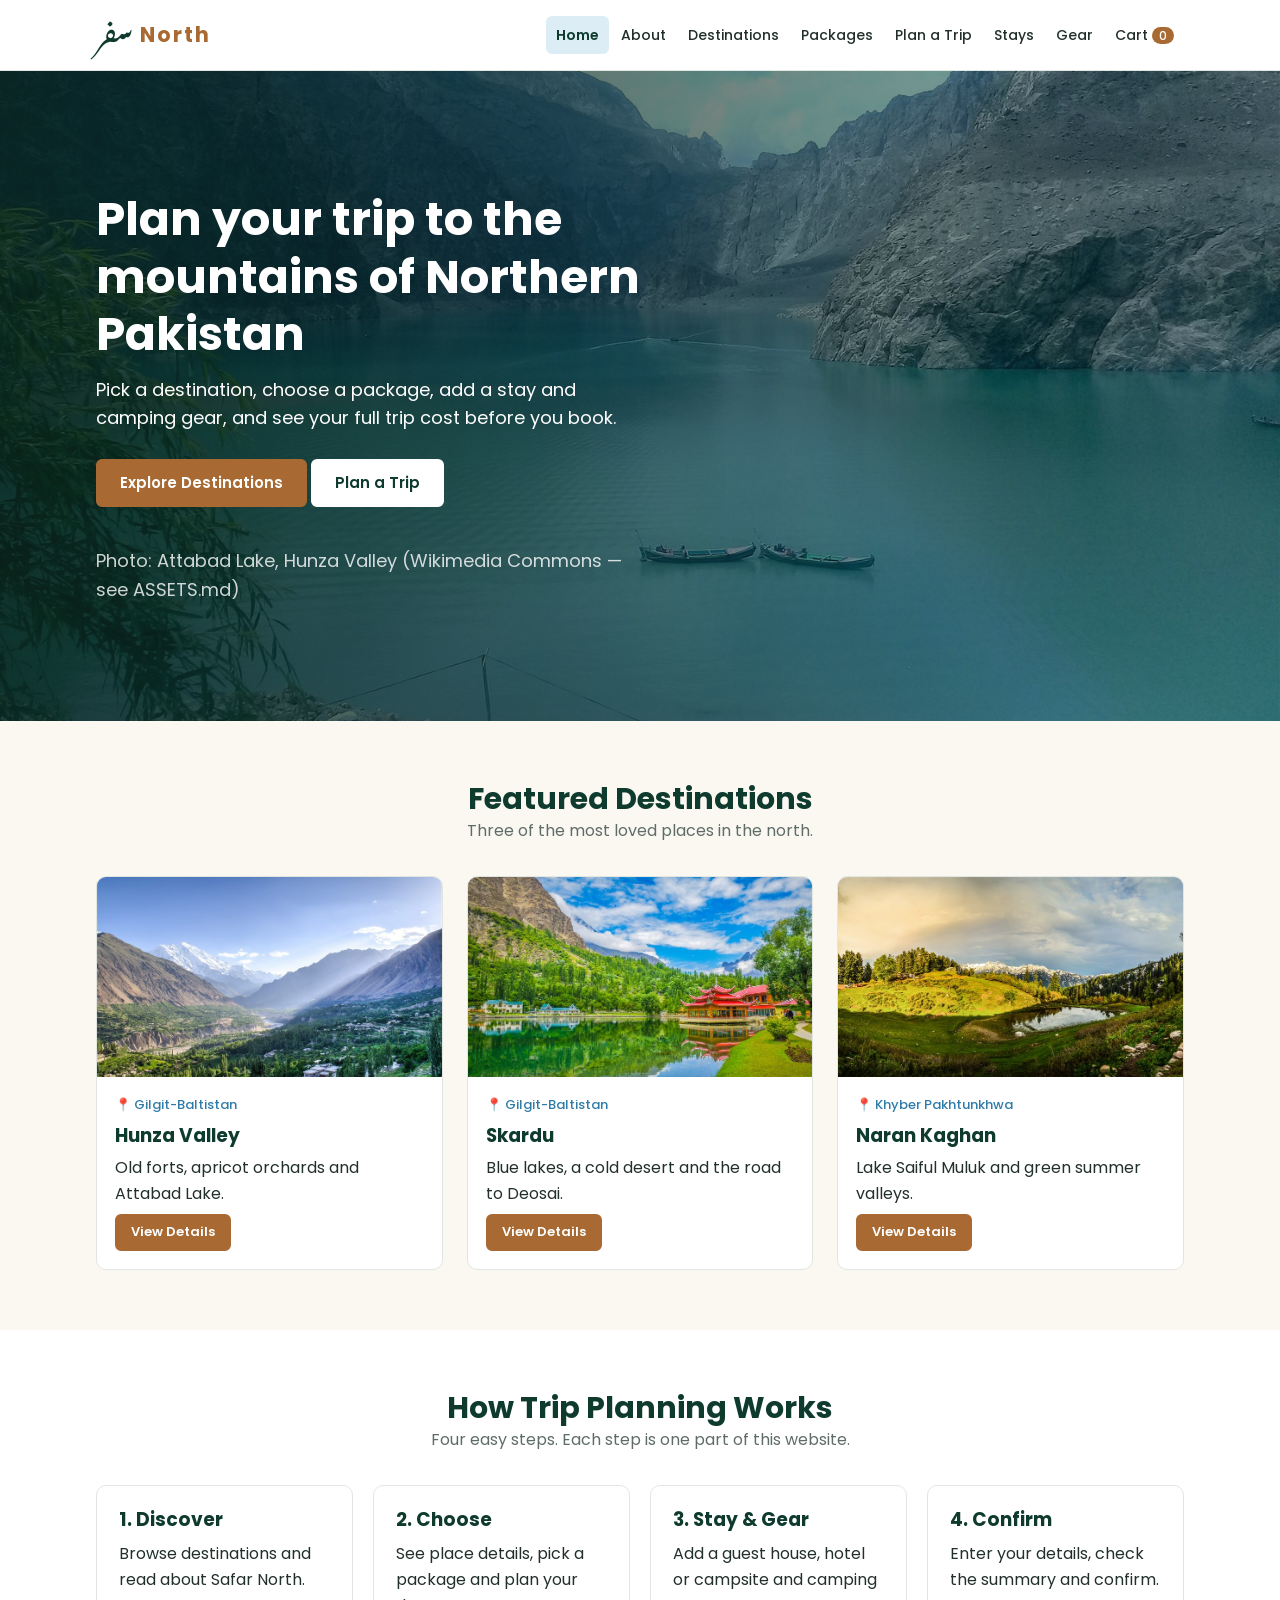
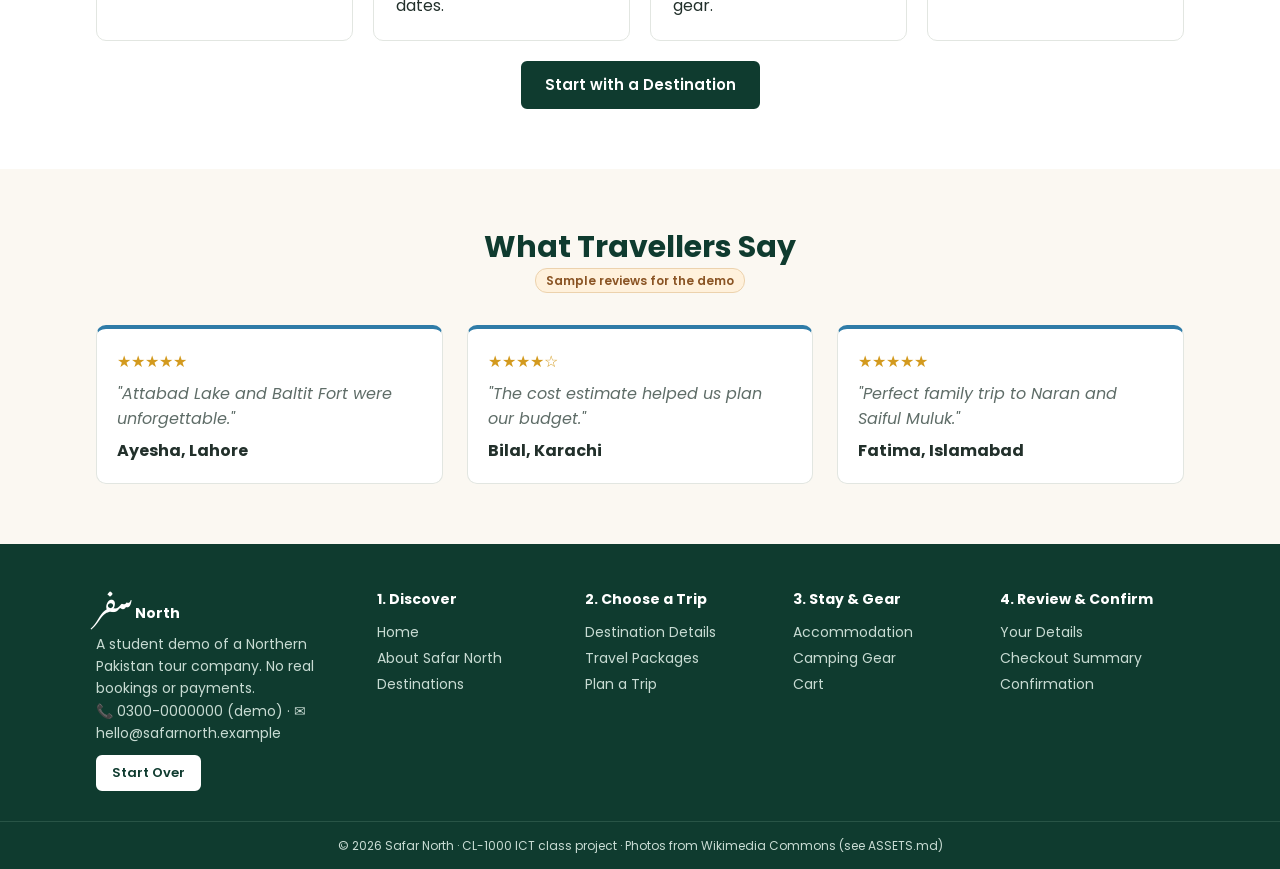
<file: index.html>
<!DOCTYPE html>
<!-- ===================================================
     Page 1 of 12: Home
     Owner: Student 1 - Discover Safar North
     =================================================== -->
<html lang="en">
<head>
  <meta charset="UTF-8">
  <meta name="viewport" content="width=device-width, initial-scale=1.0">
  <title>Home | Safar North</title>
  <!-- Fonts: Poppins for English, Noto Nastaliq Urdu for the logo -->
  <link rel="stylesheet" href="https://fonts.googleapis.com/css2?family=Noto+Nastaliq+Urdu:wght@700&family=Poppins:wght@400;500;600;700&display=swap">
  <link rel="stylesheet" href="css/style.css">
</head>
<body>

  <!-- ===== SHARED HEADER (same on all 12 pages) ===== -->
  <header class="header">
    <div class="container header-inner">
      <a href="index.html" class="logo" aria-label="Safar North home">
        <span class="logo-urdu" lang="ur" dir="rtl">سفر</span>
        <span class="logo-en">North</span>
      </a>
      <button type="button" class="menu-btn" onclick="toggleMenu()" aria-label="Open menu">☰</button>
      <nav class="nav" id="nav-links" aria-label="Main navigation">
        <a href="index.html" class="active" aria-current="page">Home</a>
        <a href="about.html">About</a>
        <a href="destinations.html">Destinations</a>
        <a href="packages.html">Packages</a>
        <a href="booking.html">Plan a Trip</a>
        <a href="accommodation.html">Stays</a>
        <a href="camping-shop.html">Gear</a>
        <a href="cart.html">Cart <span id="cart-count">0</span></a>
      </nav>
    </div>
  </header>

  <main>
    <!-- HERO: big photo of Attabad Lake, Hunza -->
    <section class="hero" style="background-image: url('images/Attabad.jpg')">
      <div class="container">
        <h1>Plan your trip to the mountains of Northern Pakistan</h1>
        <p>Pick a destination, choose a package, add a stay and camping gear, and see your full trip cost before you book.</p>
        <a href="destinations.html" class="btn">Explore Destinations</a>
        <a href="booking.html" class="btn btn-light">Plan a Trip</a>
        <p class="photo-credit">Photo: Attabad Lake, Hunza Valley (Wikimedia Commons — see ASSETS.md)</p>
      </div>
    </section>

    <!-- FEATURED DESTINATIONS -->
    <section class="section">
      <div class="container">
        <div class="section-title">
          <h2>Featured Destinations</h2>
          <p>Three of the most loved places in the north.</p>
        </div>
        <div class="grid-3">
          <article class="card">
            <img src="images/Hunza_Valley.jpg" alt="Hunza Valley seen from Eagle's Nest viewpoint" onerror="this.onerror=null; this.src='images/placeholder.svg';">
            <div class="card-body">
              <span class="location"><span aria-hidden="true">📍</span> Gilgit-Baltistan</span>
              <h3>Hunza Valley</h3>
              <p>Old forts, apricot orchards and Attabad Lake.</p>
              <a href="destination-details.html?place=hunza" class="btn btn-small">View Details</a>
            </div>
          </article>
          <article class="card">
            <img src="images/Skardu.jpg" alt="Lower Kachura (Shangrila) Lake near Skardu" onerror="this.onerror=null; this.src='images/placeholder.svg';">
            <div class="card-body">
              <span class="location"><span aria-hidden="true">📍</span> Gilgit-Baltistan</span>
              <h3>Skardu</h3>
              <p>Blue lakes, a cold desert and the road to Deosai.</p>
              <a href="destination-details.html?place=skardu" class="btn btn-small">View Details</a>
            </div>
          </article>
          <article class="card">
            <img src="images/Naran_Kaghan.jpg" alt="Saiful Muluk Lake near Naran, Kaghan Valley" onerror="this.onerror=null; this.src='images/placeholder.svg';">
            <div class="card-body">
              <span class="location"><span aria-hidden="true">📍</span> Khyber Pakhtunkhwa</span>
              <h3>Naran Kaghan</h3>
              <p>Lake Saiful Muluk and green summer valleys.</p>
              <a href="destination-details.html?place=naran" class="btn btn-small">View Details</a>
            </div>
          </article>
        </div>
      </div>
    </section>

    <!-- HOW OUR TRIP PLANNING WORKS -->
    <section class="section bg-white">
      <div class="container">
        <div class="section-title">
          <h2>How Trip Planning Works</h2>
          <p>Four easy steps. Each step is one part of this website.</p>
        </div>
        <div class="grid-4">
          <div class="box"><h3>1. Discover</h3><p>Browse destinations and read about Safar North.</p></div>
          <div class="box"><h3>2. Choose</h3><p>See place details, pick a package and plan your dates.</p></div>
          <div class="box"><h3>3. Stay &amp; Gear</h3><p>Add a guest house, hotel or campsite and camping gear.</p></div>
          <div class="box"><h3>4. Confirm</h3><p>Enter your details, check the summary and confirm.</p></div>
        </div>
        <div class="center"><a href="destinations.html" class="btn btn-green">Start with a Destination</a></div>
      </div>
    </section>

    <!-- SAMPLE REVIEWS -->
    <section class="section">
      <div class="container">
        <div class="section-title">
          <h2>What Travellers Say</h2>
          <p><span class="demo-badge">Sample reviews for the demo</span></p>
        </div>
        <div class="grid-3">
          <div class="review"><div class="stars" aria-label="5 out of 5 stars">★★★★★</div><p>"Attabad Lake and Baltit Fort were unforgettable."</p><b>Ayesha, Lahore</b></div>
          <div class="review"><div class="stars" aria-label="4 out of 5 stars">★★★★☆</div><p>"The cost estimate helped us plan our budget."</p><b>Bilal, Karachi</b></div>
          <div class="review"><div class="stars" aria-label="5 out of 5 stars">★★★★★</div><p>"Perfect family trip to Naran and Saiful Muluk."</p><b>Fatima, Islamabad</b></div>
        </div>
      </div>
    </section>
  </main>

  <!-- ===== SHARED FOOTER (same on all 12 pages) ===== -->
  <footer class="footer">
    <div class="container footer-grid">
      <div>
        <h4><span class="logo-urdu" lang="ur" dir="rtl">سفر</span> North</h4>
        <p>A student demo of a Northern Pakistan tour company. No real bookings or payments.</p>
        <p><span aria-hidden="true">📞</span> 0300-0000000 (demo) · <span aria-hidden="true">✉</span> hello@safarnorth.example</p>
        <button type="button" class="btn btn-small btn-light" onclick="startOver()">Start Over</button>
      </div>
      <div>
        <h4>1. Discover</h4>
        <a href="index.html">Home</a>
        <a href="about.html">About Safar North</a>
        <a href="destinations.html">Destinations</a>
      </div>
      <div>
        <h4>2. Choose a Trip</h4>
        <a href="destination-details.html?place=hunza">Destination Details</a>
        <a href="packages.html">Travel Packages</a>
        <a href="booking.html">Plan a Trip</a>
      </div>
      <div>
        <h4>3. Stay &amp; Gear</h4>
        <a href="accommodation.html">Accommodation</a>
        <a href="camping-shop.html">Camping Gear</a>
        <a href="cart.html">Cart</a>
      </div>
      <div>
        <h4>4. Review &amp; Confirm</h4>
        <a href="customer-info.html">Your Details</a>
        <a href="checkout.html">Checkout Summary</a>
        <a href="confirmation.html">Confirmation</a>
      </div>
    </div>
    <p class="copyright">© 2026 Safar North · CL-1000 ICT class project · Photos from Wikimedia Commons (see ASSETS.md)</p>
  </footer>

  <script src="js/script.js"></script>

</body>
</html>
</file>
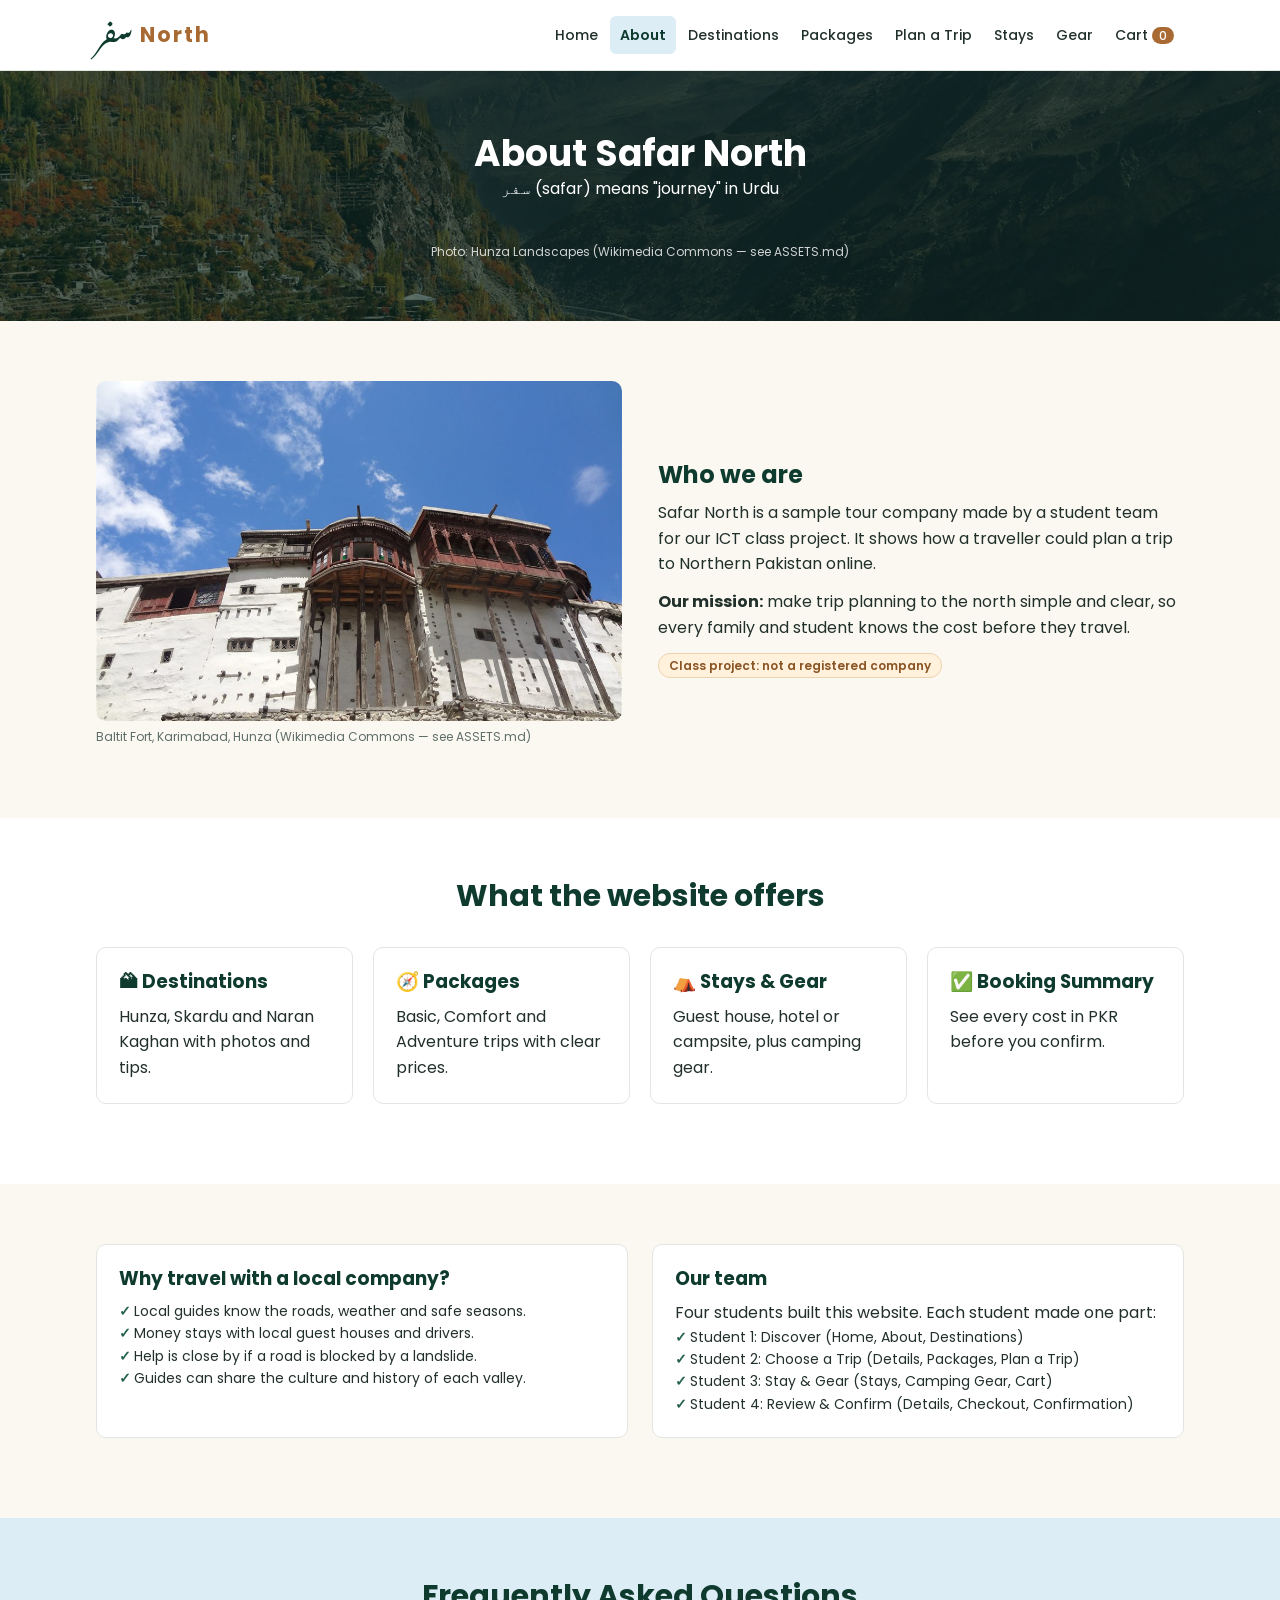
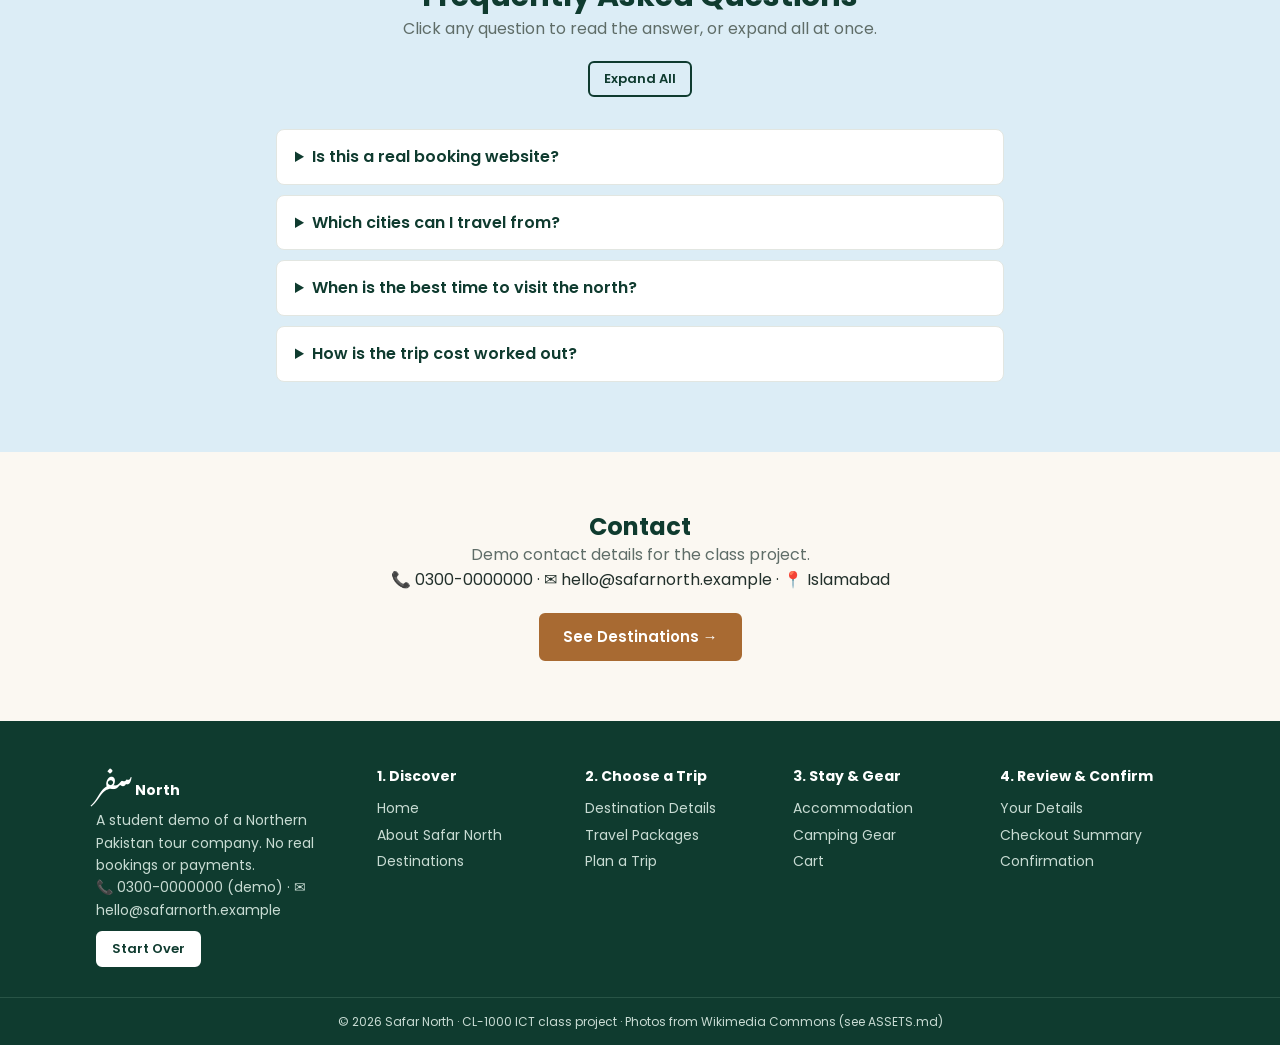
<file: about.html>
<!DOCTYPE html>
<!-- ===================================================
     Page 2 of 12: About Safar North
     Owner: Student 1 - Discover Safar North
     =================================================== -->
<html lang="en">
<head>
  <meta charset="UTF-8">
  <meta name="viewport" content="width=device-width, initial-scale=1.0">
  <title>About Safar North | Safar North</title>
  <!-- Fonts: Poppins for English, Noto Nastaliq Urdu for the logo -->
  <link rel="stylesheet" href="https://fonts.googleapis.com/css2?family=Noto+Nastaliq+Urdu:wght@700&family=Poppins:wght@400;500;600;700&display=swap">
  <link rel="stylesheet" href="css/style.css">
</head>
<body>

  <!-- ===== SHARED HEADER (same on all 12 pages) ===== -->
  <header class="header">
    <div class="container header-inner">
      <a href="index.html" class="logo" aria-label="Safar North home">
        <span class="logo-urdu" lang="ur" dir="rtl">سفر</span>
        <span class="logo-en">North</span>
      </a>
      <button type="button" class="menu-btn" onclick="toggleMenu()" aria-label="Open menu">☰</button>
      <nav class="nav" id="nav-links" aria-label="Main navigation">
        <a href="index.html">Home</a>
        <a href="about.html" class="active" aria-current="page">About</a>
        <a href="destinations.html">Destinations</a>
        <a href="packages.html">Packages</a>
        <a href="booking.html">Plan a Trip</a>
        <a href="accommodation.html">Stays</a>
        <a href="camping-shop.html">Gear</a>
        <a href="cart.html">Cart <span id="cart-count">0</span></a>
      </nav>
    </div>
  </header>

  <main>
    <section class="banner" style="background-image: url('images/Hunza_Landscapes.jpg')">
      <h1>About Safar North</h1>
      <p><span lang="ur" dir="rtl">سفر</span> (safar) means "journey" in Urdu</p>
      <p class="photo-credit">Photo: Hunza Landscapes (Wikimedia Commons — see ASSETS.md)</p>
    </section>

    <!-- INTRODUCTION -->
    <section class="section">
      <div class="container split">
        <div>
          <img src="images/Baltit_fort.jpg" alt="Baltit Fort in Karimabad, Hunza Valley" onerror="this.onerror=null; this.src='images/placeholder.svg';">
          <p class="caption">Baltit Fort, Karimabad, Hunza (Wikimedia Commons — see ASSETS.md)</p>
        </div>
        <div>
          <h2>Who we are</h2>
          <p>Safar North is a sample tour company made by a student team for our ICT class project. It shows how a traveller could plan a trip to Northern Pakistan online.</p>
          <p><b>Our mission:</b> make trip planning to the north simple and clear, so every family and student knows the cost before they travel.</p>
          <span class="demo-badge">Class project: not a registered company</span>
        </div>
      </div>
    </section>

    <!-- WHAT WE OFFER -->
    <section class="section bg-white">
      <div class="container">
        <div class="section-title"><h2>What the website offers</h2></div>
        <div class="grid-4">
          <div class="box"><h3><span aria-hidden="true">🏔</span> Destinations</h3><p>Hunza, Skardu and Naran Kaghan with photos and tips.</p></div>
          <div class="box"><h3><span aria-hidden="true">🧭</span> Packages</h3><p>Basic, Comfort and Adventure trips with clear prices.</p></div>
          <div class="box"><h3><span aria-hidden="true">⛺</span> Stays &amp; Gear</h3><p>Guest house, hotel or campsite, plus camping gear.</p></div>
          <div class="box"><h3><span aria-hidden="true">✅</span> Booking Summary</h3><p>See every cost in PKR before you confirm.</p></div>
        </div>
      </div>
    </section>

    <!-- WHY A LOCAL COMPANY -->
    <section class="section">
      <div class="container grid-2">
        <div class="box">
          <h3>Why travel with a local company?</h3>
          <ul class="ticks">
            <li>Local guides know the roads, weather and safe seasons.</li>
            <li>Money stays with local guest houses and drivers.</li>
            <li>Help is close by if a road is blocked by a landslide.</li>
            <li>Guides can share the culture and history of each valley.</li>
          </ul>
        </div>
        <div class="box">
          <h3>Our team</h3>
          <p>Four students built this website. Each student made one part:</p>
          <ul class="ticks">
            <li>Student 1: Discover (Home, About, Destinations)</li>
            <li>Student 2: Choose a Trip (Details, Packages, Plan a Trip)</li>
            <li>Student 3: Stay &amp; Gear (Stays, Camping Gear, Cart)</li>
            <li>Student 4: Review &amp; Confirm (Details, Checkout, Confirmation)</li>
          </ul>
        </div>
      </div>
    </section>

    <!-- INTERACTIVE FAQ -->
    <section class="section bg-sky">
      <div class="container narrow" id="faq-list">
        <div class="section-title">
          <h2>Frequently Asked Questions</h2>
          <p>Click any question to read the answer, or expand all at once.</p>
          <div class="actions" style="justify-content:center">
            <button type="button" class="btn btn-small btn-outline" id="faq-toggle-all" onclick="toggleAllFaqs()">Expand All</button>
          </div>
        </div>
        <details>
          <summary>Is this a real booking website?</summary>
          <p>No. It is a class demo. No booking is made and no money is taken.</p>
        </details>
        <details>
          <summary>Which cities can I travel from?</summary>
          <p>Islamabad, Rawalpindi, Peshawar, Lahore, Faisalabad, Multan and Karachi.</p>
        </details>
        <details>
          <summary>When is the best time to visit the north?</summary>
          <p>Mostly May to September. Roads to high places like Deosai and Babusar Top are often closed by snow in winter.</p>
        </details>
        <details>
          <summary>How is the trip cost worked out?</summary>
          <p>(Destination cost + package price + return coach fare) × number of travellers. Stays and gear are added on top.</p>
        </details>
      </div>
    </section>

    <!-- CONTACT (demo details) -->
    <section class="section">
      <div class="container narrow center">
        <h2>Contact</h2>
        <p class="muted">Demo contact details for the class project.</p>
        <p><span aria-hidden="true">📞</span> 0300-0000000 · <span aria-hidden="true">✉</span> hello@safarnorth.example · <span aria-hidden="true">📍</span> Islamabad</p>
        <div class="actions" style="justify-content:center">
          <a href="destinations.html" class="btn">See Destinations →</a>
        </div>
      </div>
    </section>
  </main>

  <!-- ===== SHARED FOOTER (same on all 12 pages) ===== -->
  <footer class="footer">
    <div class="container footer-grid">
      <div>
        <h4><span class="logo-urdu" lang="ur" dir="rtl">سفر</span> North</h4>
        <p>A student demo of a Northern Pakistan tour company. No real bookings or payments.</p>
        <p><span aria-hidden="true">📞</span> 0300-0000000 (demo) · <span aria-hidden="true">✉</span> hello@safarnorth.example</p>
        <button type="button" class="btn btn-small btn-light" onclick="startOver()">Start Over</button>
      </div>
      <div>
        <h4>1. Discover</h4>
        <a href="index.html">Home</a>
        <a href="about.html">About Safar North</a>
        <a href="destinations.html">Destinations</a>
      </div>
      <div>
        <h4>2. Choose a Trip</h4>
        <a href="destination-details.html?place=hunza">Destination Details</a>
        <a href="packages.html">Travel Packages</a>
        <a href="booking.html">Plan a Trip</a>
      </div>
      <div>
        <h4>3. Stay &amp; Gear</h4>
        <a href="accommodation.html">Accommodation</a>
        <a href="camping-shop.html">Camping Gear</a>
        <a href="cart.html">Cart</a>
      </div>
      <div>
        <h4>4. Review &amp; Confirm</h4>
        <a href="customer-info.html">Your Details</a>
        <a href="checkout.html">Checkout Summary</a>
        <a href="confirmation.html">Confirmation</a>
      </div>
    </div>
    <p class="copyright">© 2026 Safar North · CL-1000 ICT class project · Photos from Wikimedia Commons (see ASSETS.md)</p>
  </footer>

  <script src="js/script.js"></script>
  <script>
    // ----- Student 1: interactive FAQs on About page -----
    const faqItems = document.querySelectorAll("#faq-list details");
    const faqToggleBtn = document.getElementById("faq-toggle-all");

    function updateFaqButton() {
      let allOpen = true;
      for (let i = 0; i < faqItems.length; i++) {
        if (!faqItems[i].open) {
          allOpen = false;
          break;
        }
      }
      faqToggleBtn.innerText = allOpen ? "Collapse All" : "Expand All";
      faqToggleBtn.setAttribute("aria-expanded", String(allOpen));
    }

    function toggleAllFaqs() {
      let allOpen = true;
      for (let i = 0; i < faqItems.length; i++) {
        if (!faqItems[i].open) {
          allOpen = false;
          break;
        }
      }
      let nextState = !allOpen;
      for (let i = 0; i < faqItems.length; i++) {
        faqItems[i].open = nextState;
      }
      updateFaqButton();
    }

    for (let i = 0; i < faqItems.length; i++) {
      faqItems[i].addEventListener("toggle", updateFaqButton);
    }
    updateFaqButton();
  </script>

</body>
</html>
</file>
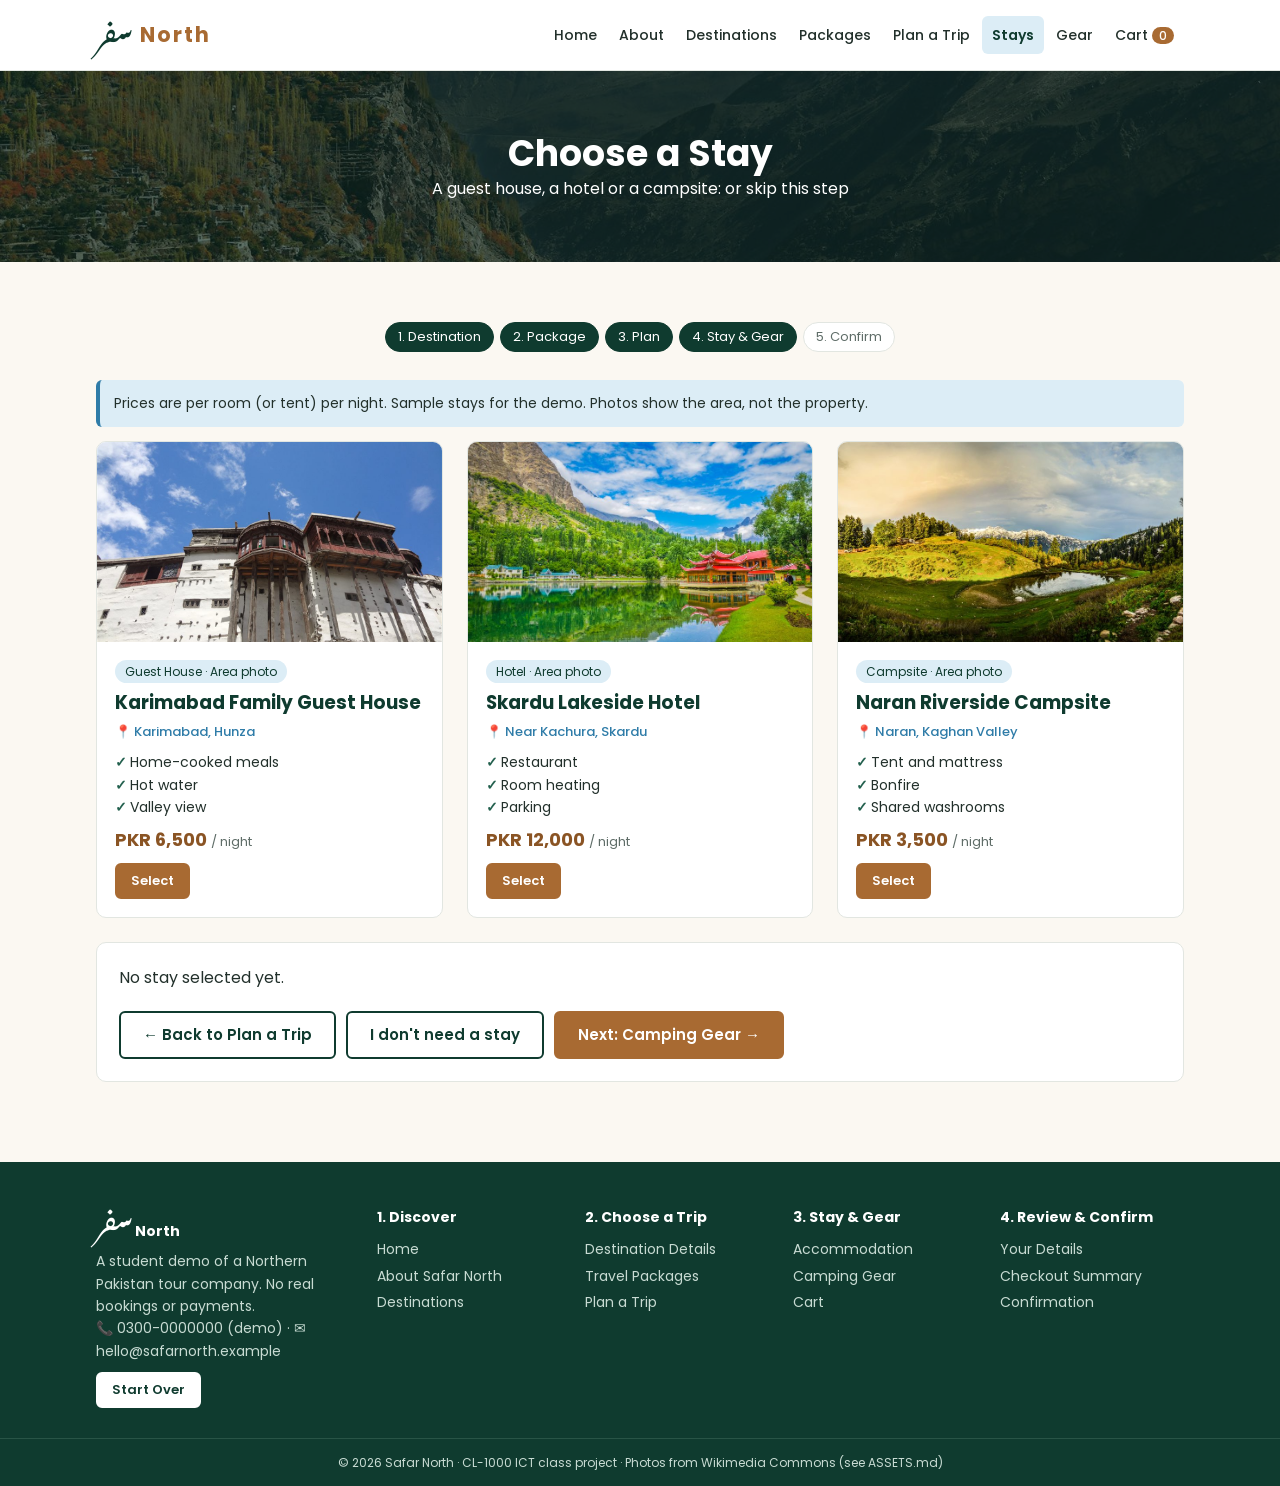
<file: accommodation.html>
<!DOCTYPE html>
<!-- ===================================================
     Page 7 of 12: Accommodation
     Owner: Student 3 - Stay and Gear
     =================================================== -->
<html lang="en">
<head>
  <meta charset="UTF-8">
  <meta name="viewport" content="width=device-width, initial-scale=1.0">
  <title>Accommodation | Safar North</title>
  <!-- Fonts: Poppins for English, Noto Nastaliq Urdu for the logo -->
  <link rel="stylesheet" href="https://fonts.googleapis.com/css2?family=Noto+Nastaliq+Urdu:wght@700&family=Poppins:wght@400;500;600;700&display=swap">
  <link rel="stylesheet" href="css/style.css">
</head>
<body>

  <!-- ===== SHARED HEADER (same on all 12 pages) ===== -->
  <header class="header">
    <div class="container header-inner">
      <a href="index.html" class="logo" aria-label="Safar North home">
        <span class="logo-urdu" lang="ur" dir="rtl">سفر</span>
        <span class="logo-en">North</span>
      </a>
      <button class="menu-btn" onclick="toggleMenu()" aria-label="Open menu">☰</button>
      <nav class="nav" id="nav-links">
        <a href="index.html">Home</a>
        <a href="about.html">About</a>
        <a href="destinations.html">Destinations</a>
        <a href="packages.html">Packages</a>
        <a href="booking.html">Plan a Trip</a>
        <a href="accommodation.html" class="active">Stays</a>
        <a href="camping-shop.html">Gear</a>
        <a href="cart.html">Cart <span id="cart-count">0</span></a>
      </nav>
    </div>
  </header>

  <main>
    <section class="banner" style="background-image: url('images/Hunza_Landscapes.jpg')">
      <h1>Choose a Stay</h1>
      <p>A guest house, a hotel or a campsite: or skip this step</p>
    </section>

    <section class="section">
      <div class="container">
        <div class="steps">
          <span class="done">1. Destination</span><span class="done">2. Package</span><span class="done">3. Plan</span><span class="done">4. Stay &amp; Gear</span><span>5. Confirm</span>
        </div>

        <p class="note" id="stay-info">Prices are per room (or tent) per night. Sample stays for the demo. Photos show the area, not the property.</p>

        <div class="grid-3">
          <article class="card" id="card-guesthouse">
            <img src="images/Baltit_fort.jpg" alt="Baltit Fort in Karimabad, Hunza Valley" onerror="this.onerror=null; this.src='images/placeholder.svg';">
            <div class="card-body">
              <span class="tag">Guest House · Area photo</span>
              <h3>Karimabad Family Guest House</h3>
              <span class="location">📍 Karimabad, Hunza</span>
              <ul class="ticks"><li>Home-cooked meals</li><li>Hot water</li><li>Valley view</li></ul>
              <p class="price">PKR 6,500 <small>/ night</small></p>
              <button class="btn btn-small" onclick="chooseStay('Karimabad Family Guest House', 6500)">Select</button>
            </div>
          </article>

          <article class="card" id="card-hotel">
            <img src="images/Skardu.jpg" alt="Lower Kachura Lake near Skardu" onerror="this.onerror=null; this.src='images/placeholder.svg';">
            <div class="card-body">
              <span class="tag">Hotel · Area photo</span>
              <h3>Skardu Lakeside Hotel</h3>
              <span class="location">📍 Near Kachura, Skardu</span>
              <ul class="ticks"><li>Restaurant</li><li>Room heating</li><li>Parking</li></ul>
              <p class="price">PKR 12,000 <small>/ night</small></p>
              <button class="btn btn-small" onclick="chooseStay('Skardu Lakeside Hotel', 12000)">Select</button>
            </div>
          </article>

          <article class="card" id="card-camp">
            <img src="images/Naran_Kaghan.jpg" alt="Lake Saiful Muluk in the Naran Valley" onerror="this.onerror=null; this.src='images/placeholder.svg';">
            <div class="card-body">
              <span class="tag">Campsite · Area photo</span>
              <h3>Naran Riverside Campsite</h3>
              <span class="location">📍 Naran, Kaghan Valley</span>
              <ul class="ticks"><li>Tent and mattress</li><li>Bonfire</li><li>Shared washrooms</li></ul>
              <p class="price">PKR 3,500 <small>/ night</small></p>
              <button class="btn btn-small" onclick="chooseStay('Naran Riverside Campsite', 3500)">Select</button>
            </div>
          </article>
        </div>

        <div class="box" style="margin-top:24px">
          <p id="stay-result">No stay selected yet.</p>
          <div class="actions">
            <a href="booking.html" class="btn btn-outline">← Back to Plan a Trip</a>
            <button class="btn btn-outline" onclick="noStay()">I don't need a stay</button>
            <a href="camping-shop.html" class="btn">Next: Camping Gear →</a>
          </div>
        </div>
      </div>
    </section>
  </main>

  <!-- ===== SHARED FOOTER (same on all 12 pages) ===== -->
  <footer class="footer">
    <div class="container footer-grid">
      <div>
        <h4><span class="logo-urdu" lang="ur" dir="rtl">سفر</span> North</h4>
        <p>A student demo of a Northern Pakistan tour company. No real bookings or payments.</p>
        <p>📞 0300-0000000 (demo) · ✉ hello@safarnorth.example</p>
        <button class="btn btn-small btn-light" onclick="startOver()">Start Over</button>
      </div>
      <div>
        <h4>1. Discover</h4>
        <a href="index.html">Home</a>
        <a href="about.html">About Safar North</a>
        <a href="destinations.html">Destinations</a>
      </div>
      <div>
        <h4>2. Choose a Trip</h4>
        <a href="destination-details.html?place=hunza">Destination Details</a>
        <a href="packages.html">Travel Packages</a>
        <a href="booking.html">Plan a Trip</a>
      </div>
      <div>
        <h4>3. Stay &amp; Gear</h4>
        <a href="accommodation.html">Accommodation</a>
        <a href="camping-shop.html">Camping Gear</a>
        <a href="cart.html">Cart</a>
      </div>
      <div>
        <h4>4. Review &amp; Confirm</h4>
        <a href="customer-info.html">Your Details</a>
        <a href="checkout.html">Checkout Summary</a>
        <a href="confirmation.html">Confirmation</a>
      </div>
    </div>
    <p class="copyright">© 2026 Safar North · CL-1000 ICT class project · Photos from Wikimedia Commons (see ASSETS.md)</p>
  </footer>

  <script src="js/script.js"></script>
  <script>
    // ----- Student 3: choose a stay -----

    // How many nights? It comes from the package chosen on the booking page.
    function getNights() {
      let trip = getData("trip", {});
      if (trip.nights) {
        return trip.nights;
      }
      return 3;                              // no package yet: use 3 nights
    }

    // Save the chosen stay and its price per night into the trip
    function chooseStay(name, pricePerNight) {
      let trip = getData("trip", {});
      trip.stay = name;
      trip.stayPrice = pricePerNight;
      saveData("trip", trip);
      showStay();
    }

    // Remove the stay from the trip
    function noStay() {
      let trip = getData("trip", {});
      trip.stay = "None";
      trip.stayPrice = 0;
      saveData("trip", trip);
      showStay();
    }

    // Show what is selected and highlight that card
    function showStay() {
      let trip = getData("trip", {});
      let cards = ["card-guesthouse", "card-hotel", "card-camp"];
      for (let i = 0; i < cards.length; i++) {
        document.getElementById(cards[i]).classList.remove("chosen");
      }
      if (trip.stay == undefined) {
        return;
      }
      if (trip.stay == "None") {
        document.getElementById("stay-result").innerHTML = "No stay needed. You can still add camping gear.";
        return;
      }
      if (trip.stay.indexOf("Guest House") != -1) document.getElementById("card-guesthouse").classList.add("chosen");
      if (trip.stay.indexOf("Hotel") != -1) document.getElementById("card-hotel").classList.add("chosen");
      if (trip.stay.indexOf("Campsite") != -1) document.getElementById("card-camp").classList.add("chosen");

      document.getElementById("stay-result").innerHTML =
        "Selected: <b>" + trip.stay + "</b>: " + pkr(trip.stayPrice) + " × " + getNights() + " nights = <b>" + pkr(trip.stayPrice * getNights()) + "</b>";
    }

    showStay();
  </script>
</body>
</html>
</file>
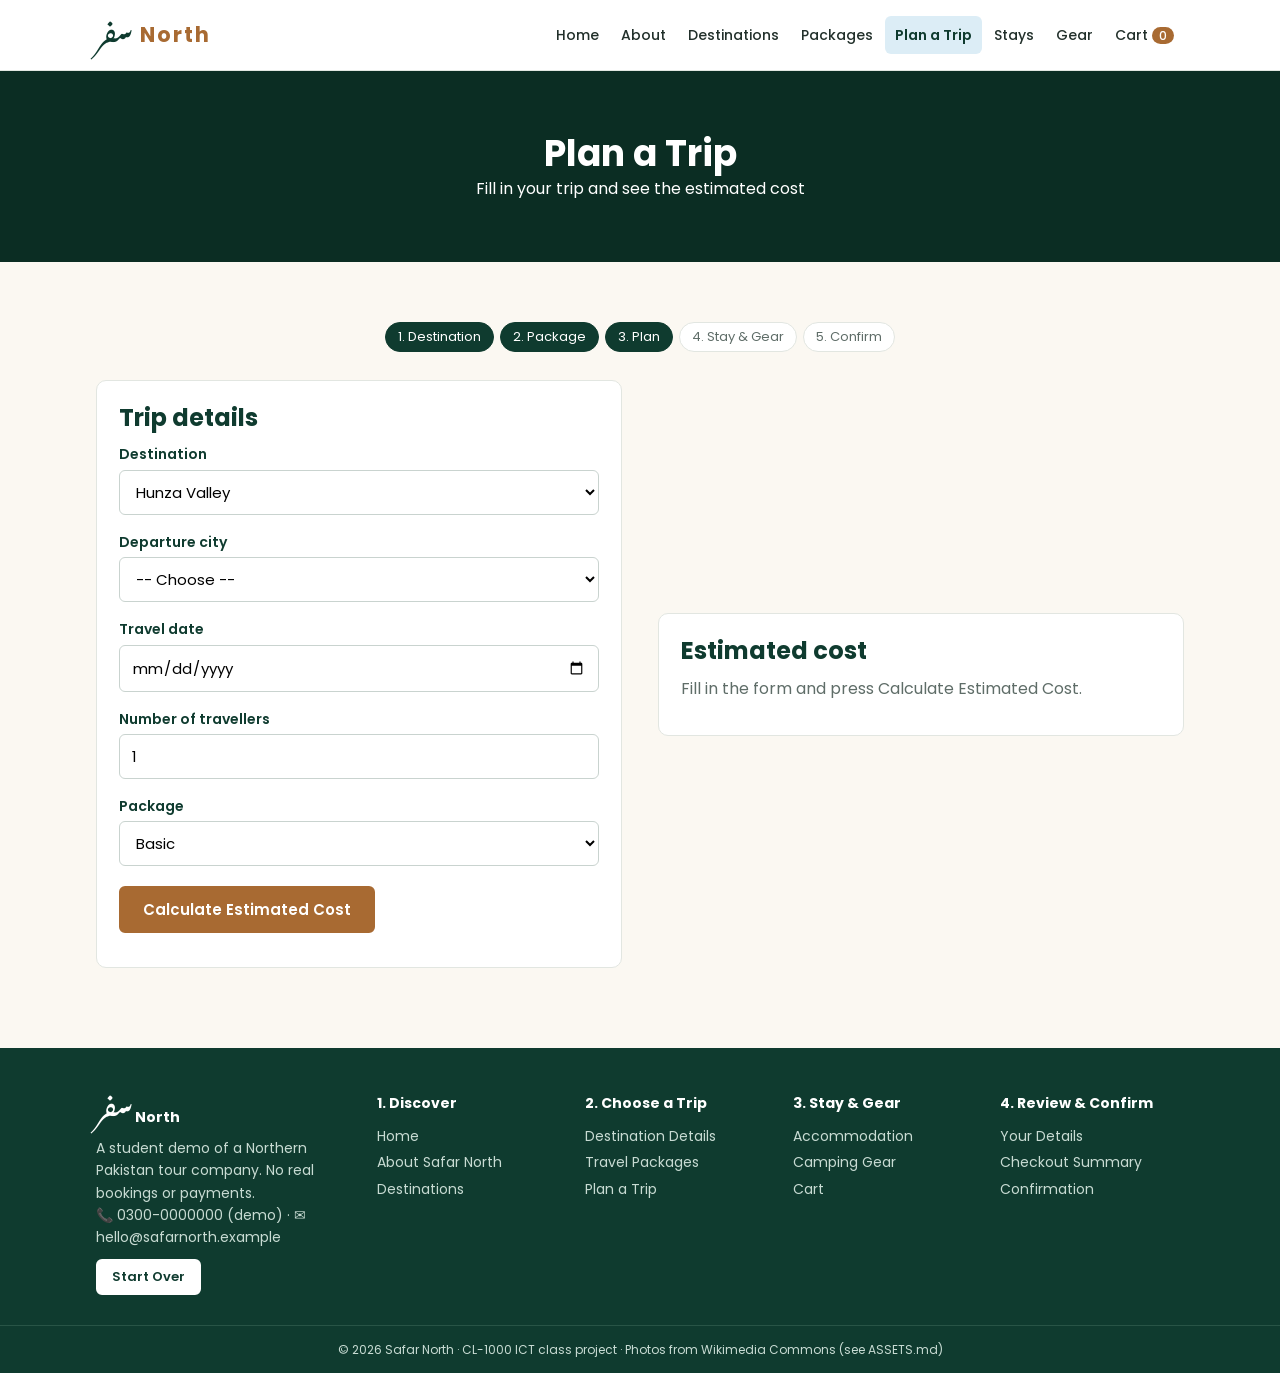
<file: booking.html>
<!DOCTYPE html>
<!-- ===================================================
     Page 6 of 12: Plan a Trip
     Owner: Student 2 - Choose a Trip
     =================================================== -->
<html lang="en">
<head>
  <meta charset="UTF-8">
  <meta name="viewport" content="width=device-width, initial-scale=1.0">
  <title>Plan a Trip | Safar North</title>
  <!-- Fonts: Poppins for English, Noto Nastaliq Urdu for the logo -->
  <link rel="stylesheet" href="https://fonts.googleapis.com/css2?family=Noto+Nastaliq+Urdu:wght@700&family=Poppins:wght@400;500;600;700&display=swap">
  <link rel="stylesheet" href="css/style.css">
</head>
<body>

  <!-- ===== SHARED HEADER (same on all 12 pages) ===== -->
  <header class="header">
    <div class="container header-inner">
      <a href="index.html" class="logo" aria-label="Safar North home">
        <span class="logo-urdu" lang="ur" dir="rtl">سفر</span>
        <span class="logo-en">North</span>
      </a>
      <button class="menu-btn" onclick="toggleMenu()" aria-label="Open menu">☰</button>
      <nav class="nav" id="nav-links">
        <a href="index.html">Home</a>
        <a href="about.html">About</a>
        <a href="destinations.html">Destinations</a>
        <a href="packages.html">Packages</a>
        <a href="booking.html" class="active">Plan a Trip</a>
        <a href="accommodation.html">Stays</a>
        <a href="camping-shop.html">Gear</a>
        <a href="cart.html">Cart <span id="cart-count">0</span></a>
      </nav>
    </div>
  </header>

  <main>
    <section class="banner" style="background-image: url('https://commons.wikimedia.org/wiki/Special:FilePath/Shangrila%2C_Lower_Kachura_Lake.jpg?width=1400')">
      <h1>Plan a Trip</h1>
      <p>Fill in your trip and see the estimated cost</p>
    </section>

    <section class="section">
      <div class="container">
        <div class="steps">
          <span class="done">1. Destination</span><span class="done">2. Package</span><span class="done">3. Plan</span><span>4. Stay &amp; Gear</span><span>5. Confirm</span>
        </div>

        <div class="split">
          <div class="box">
            <h2>Trip details</h2>

            <div class="field">
              <label for="destination">Destination</label>
              <select id="destination">
                <option value="Hunza Valley">Hunza Valley</option>
                <option value="Skardu">Skardu</option>
                <option value="Naran Kaghan">Naran Kaghan</option>
              </select>
            </div>

            <div class="field">
              <label for="city">Departure city</label>
              <select id="city">
                <option value="">-- Choose --</option>
                <option value="Islamabad">Islamabad</option>
                <option value="Rawalpindi">Rawalpindi</option>
                <option value="Peshawar">Peshawar</option>
                <option value="Lahore">Lahore</option>
                <option value="Faisalabad">Faisalabad</option>
                <option value="Multan">Multan</option>
                <option value="Karachi">Karachi</option>
              </select>
            </div>

            <div class="field">
              <label for="date">Travel date</label>
              <input type="date" id="date">
            </div>

            <div class="field">
              <label for="travellers">Number of travellers</label>
              <input type="number" id="travellers" min="1" max="20" value="1">
            </div>

            <div class="field">
              <label for="package">Package</label>
              <select id="package">
                <option value="Basic">Basic</option>
                <option value="Comfort">Comfort</option>
                <option value="Adventure">Adventure</option>
              </select>
            </div>

            <div class="actions">
              <button class="btn" type="button" onclick="calculateTrip()">Calculate Estimated Cost</button>
            </div>
            <p class="error" id="form-error" aria-live="polite"></p>
          </div>

          <div class="box" id="cost-box">
            <h2>Estimated cost</h2>
            <p class="muted" id="cost-placeholder">Fill in the form and press Calculate Estimated Cost.</p>

            <div id="cost-breakdown" style="display:none">
              <div class="line"><span>Local costs in <span id="out-dest"></span></span><span id="out-local"></span></div>
              <div class="line"><span id="out-pkg-label"></span><span id="out-pkg"></span></div>
              <div class="line"><span id="out-city-label"></span><span id="out-city"></span></div>
              <div class="line"><span>Per person</span><span id="out-per-person"></span></div>
              <div class="line"><span>Travellers</span><span id="out-travellers"></span></div>
              <div class="line total"><span>Estimated trip cost</span><span id="out-total"></span></div>

              <div class="actions">
                <a href="accommodation.html" class="btn">Next: Choose a Stay →</a>
                <a href="customer-info.html" class="btn btn-outline">Skip extras, go to Your Details</a>
              </div>
            </div>
          </div>
        </div>
      </div>
    </section>
  </main>

  <!-- ===== SHARED FOOTER (same on all 12 pages) ===== -->
  <footer class="footer">
    <div class="container footer-grid">
      <div>
        <h4><span class="logo-urdu" lang="ur" dir="rtl">سفر</span> North</h4>
        <p>A student demo of a Northern Pakistan tour company. No real bookings or payments.</p>
        <p>📞 0300-0000000 (demo) · ✉ hello@safarnorth.example</p>
        <button class="btn btn-small btn-light" onclick="startOver()">Start Over</button>
      </div>
      <div>
        <h4>1. Discover</h4>
        <a href="index.html">Home</a>
        <a href="about.html">About Safar North</a>
        <a href="destinations.html">Destinations</a>
      </div>
      <div>
        <h4>2. Choose a Trip</h4>
        <a href="destination-details.html?place=hunza">Destination Details</a>
        <a href="packages.html">Travel Packages</a>
        <a href="booking.html">Plan a Trip</a>
      </div>
      <div>
        <h4>3. Stay &amp; Gear</h4>
        <a href="accommodation.html">Accommodation</a>
        <a href="camping-shop.html">Camping Gear</a>
        <a href="cart.html">Cart</a>
      </div>
      <div>
        <h4>4. Review &amp; Confirm</h4>
        <a href="customer-info.html">Your Details</a>
        <a href="checkout.html">Checkout Summary</a>
        <a href="confirmation.html">Confirmation</a>
      </div>
    </div>
    <p class="copyright">© 2026 Safar North · CL-1000 ICT class project · Photos from Wikimedia Commons (see ASSETS.md)</p>
  </footer>

  <script src="js/script.js"></script>
  <script>
    // ----- Student 2: plan a trip and estimate cost -----

    // Set the minimum selectable date to tomorrow (future-date validation at HTML level)
    (function () {
      let tomorrow = new Date();
      tomorrow.setDate(tomorrow.getDate() + 1);
      let yyyy = tomorrow.getFullYear();
      let mm = String(tomorrow.getMonth() + 1).padStart(2, "0");
      let dd = String(tomorrow.getDate()).padStart(2, "0");
      document.getElementById("date").min = yyyy + "-" + mm + "-" + dd;
    })();

    // Pre-fill saved choices from earlier pages (destination-details, packages)
    let savedTrip = getData("trip", {});
    if (savedTrip.destination && destinationPrices[savedTrip.destination]) {
      document.getElementById("destination").value = savedTrip.destination;
    }
    if (savedTrip.city && cityFares[savedTrip.city]) {
      document.getElementById("city").value = savedTrip.city;
    }
    if (savedTrip.date) {
      document.getElementById("date").value = savedTrip.date;
    }
    if (savedTrip.travellers) {
      document.getElementById("travellers").value = savedTrip.travellers;
    }
    if (savedTrip.package && packages[savedTrip.package]) {
      document.getElementById("package").value = savedTrip.package;
    }

    // Hide the cost breakdown whenever the user changes any field (fix stale total)
    function hideCostBreakdown() {
      document.getElementById("cost-breakdown").style.display = "none";
      document.getElementById("cost-placeholder").style.display = "";
      document.getElementById("form-error").textContent = "";
    }
    document.getElementById("destination").addEventListener("change", hideCostBreakdown);
    document.getElementById("city").addEventListener("change", hideCostBreakdown);
    document.getElementById("date").addEventListener("change", hideCostBreakdown);
    document.getElementById("travellers").addEventListener("input", hideCostBreakdown);
    document.getElementById("package").addEventListener("change", hideCostBreakdown);

    function calculateTrip() {
      let dest = document.getElementById("destination").value;
      let city = document.getElementById("city").value;
      let date = document.getElementById("date").value;
      let travellers = parseInt(document.getElementById("travellers").value, 10);
      let pkg = document.getElementById("package").value;
      let errorEl = document.getElementById("form-error");

      errorEl.textContent = "";

      if (!dest || !destinationPrices[dest]) {
        errorEl.textContent = "Please choose a destination.";
        return;
      }
      if (!city || !cityFares[city]) {
        errorEl.textContent = "Please choose a departure city.";
        return;
      }
      if (!date) {
        errorEl.textContent = "Please choose a travel date.";
        return;
      }
      // Future-date validation: reject any date that is today or in the past
      let selectedDate = new Date(date + "T00:00:00");
      let today = new Date();
      today.setHours(0, 0, 0, 0);
      if (selectedDate <= today) {
        errorEl.textContent = "Travel date must be a future date (at least tomorrow).";
        return;
      }
      if (isNaN(travellers) || travellers < 1 || travellers > 20) {
        errorEl.textContent = "Number of travellers must be between 1 and 20.";
        return;
      }
      if (!pkg || !packages[pkg]) {
        errorEl.textContent = "Please choose a package.";
        return;
      }

      let localCost = destinationPrices[dest];
      let pkgInfo = packages[pkg];
      let cityCost = cityFares[city];
      let perPerson = localCost + pkgInfo.price + cityCost;
      let total = perPerson * travellers;

      document.getElementById("out-dest").textContent = dest;
      document.getElementById("out-local").textContent = pkr(localCost);
      document.getElementById("out-pkg-label").textContent = pkg + " package (" + pkgInfo.nights + " nights)";
      document.getElementById("out-pkg").textContent = pkr(pkgInfo.price);
      document.getElementById("out-city-label").textContent = "Return coach from " + city;
      document.getElementById("out-city").textContent = pkr(cityCost);
      document.getElementById("out-per-person").textContent = pkr(perPerson);
      document.getElementById("out-travellers").textContent = travellers;
      document.getElementById("out-total").textContent = pkr(total);

      document.getElementById("cost-placeholder").style.display = "none";
      document.getElementById("cost-breakdown").style.display = "block";

      let trip = getData("trip", {});
      trip.destination = dest;
      trip.city = city;
      trip.date = date;
      trip.travellers = travellers;
      trip.package = pkg;
      trip.nights = pkgInfo.nights;
      trip.localCost = localCost;
      trip.packagePrice = pkgInfo.price;
      trip.cityFare = cityCost;
      trip.perPerson = perPerson;
      trip.tripTotal = total;
      trip.total = total;
      trip.tripCost = total; // checkout.html reads this value
      saveData("trip", trip);
    }

    if (savedTrip.destination && savedTrip.city && savedTrip.date && savedTrip.travellers && savedTrip.package) {
      // Only auto-calculate if the saved date is still in the future
      let savedDate = new Date(savedTrip.date + "T00:00:00");
      let today = new Date();
      today.setHours(0, 0, 0, 0);
      if (savedDate > today) {
        calculateTrip();
      }
    }
  </script>

</body>
</html>
</file>
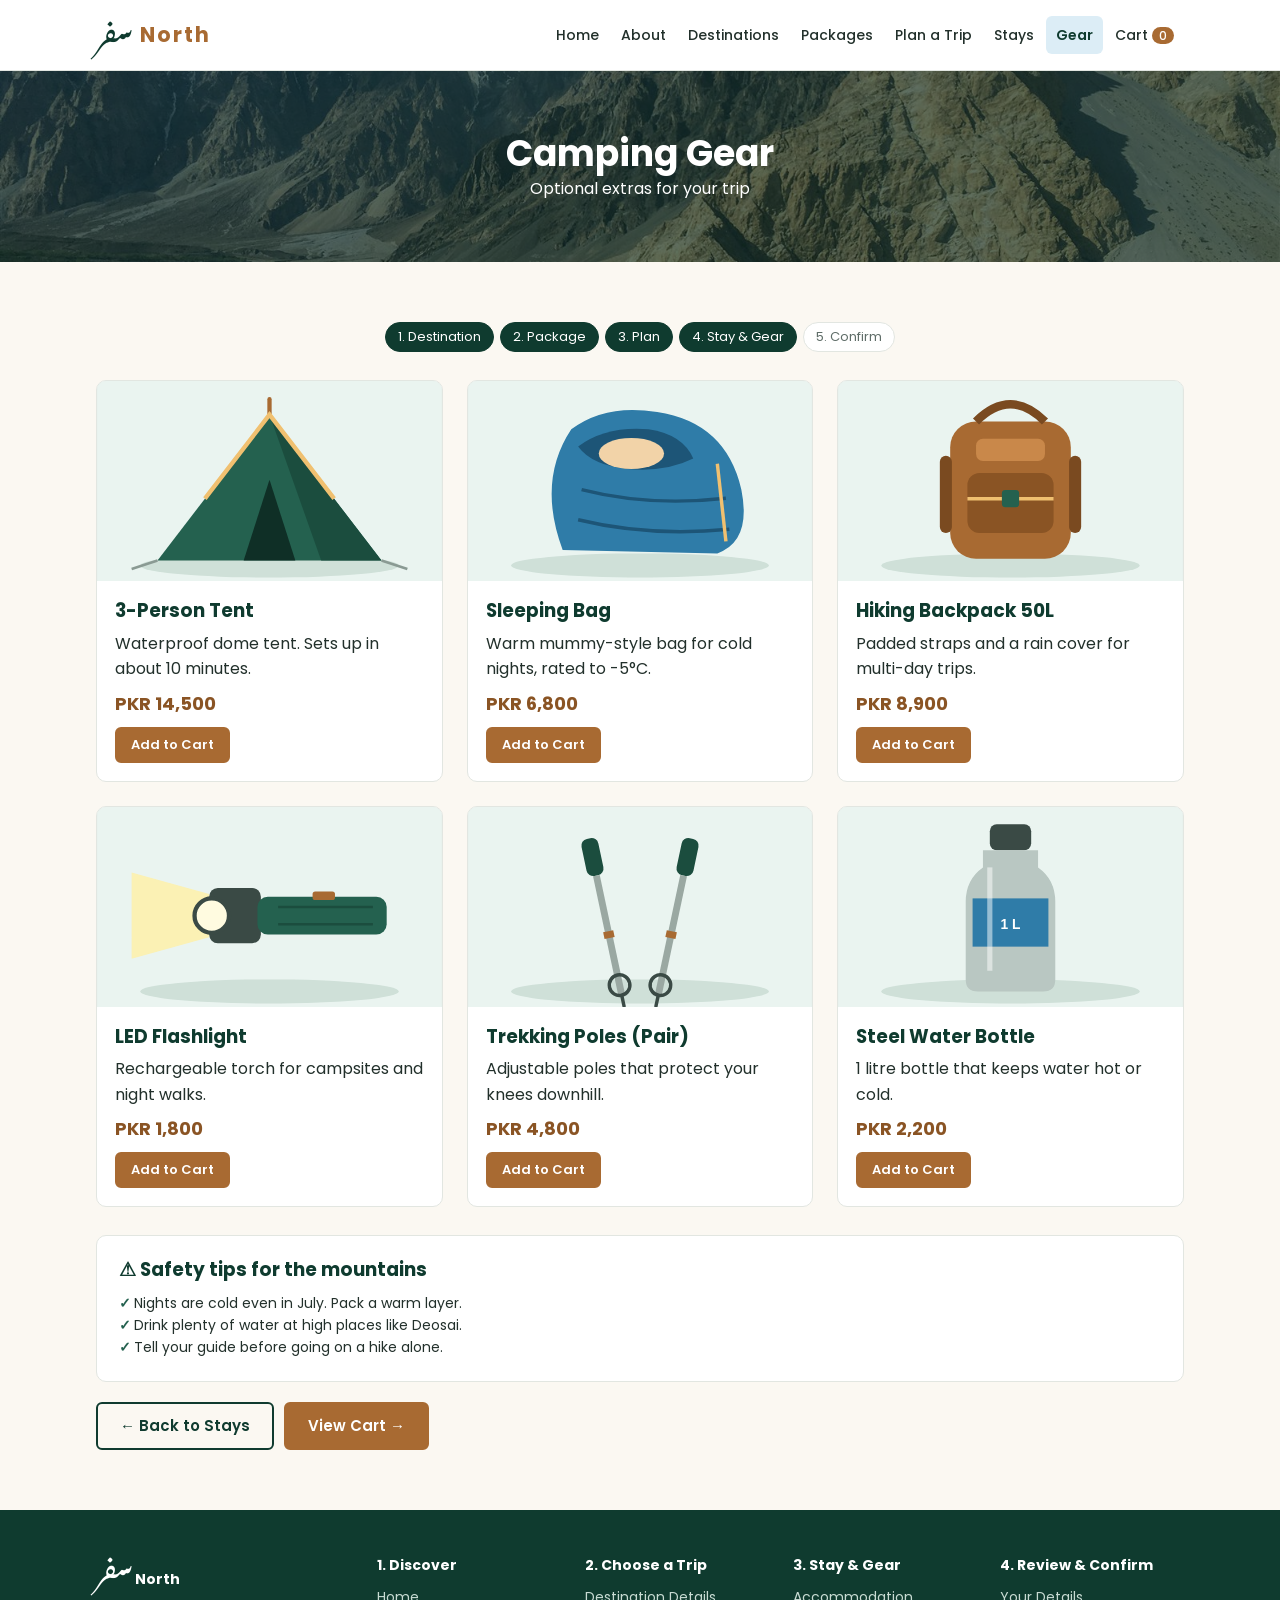
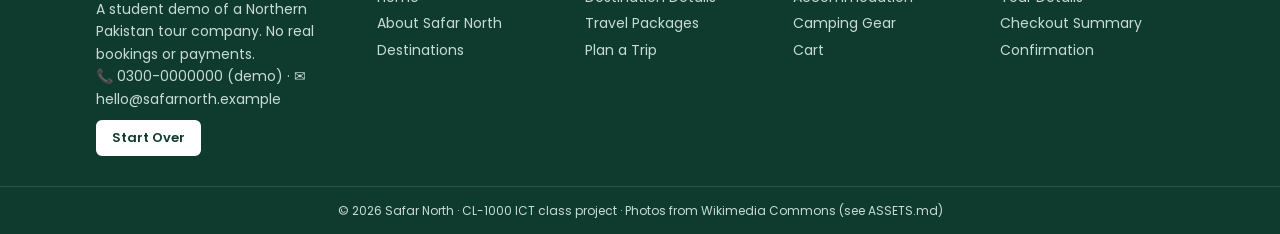
<file: camping-shop.html>
<!DOCTYPE html>
<!-- ===================================================
     Page 8 of 12: Camping Gear
     Owner: Student 3 - Stay and Gear
     =================================================== -->
<html lang="en">
<head>
  <meta charset="UTF-8">
  <meta name="viewport" content="width=device-width, initial-scale=1.0">
  <title>Camping Gear | Safar North</title>
  <!-- Fonts: Poppins for English, Noto Nastaliq Urdu for the logo -->
  <link rel="stylesheet" href="https://fonts.googleapis.com/css2?family=Noto+Nastaliq+Urdu:wght@700&family=Poppins:wght@400;500;600;700&display=swap">
  <link rel="stylesheet" href="css/style.css">
</head>
<body>

  <!-- ===== SHARED HEADER (same on all 12 pages) ===== -->
  <header class="header">
    <div class="container header-inner">
      <a href="index.html" class="logo" aria-label="Safar North home">
        <span class="logo-urdu" lang="ur" dir="rtl">سفر</span>
        <span class="logo-en">North</span>
      </a>
      <button class="menu-btn" onclick="toggleMenu()" aria-label="Open menu">☰</button>
      <nav class="nav" id="nav-links">
        <a href="index.html">Home</a>
        <a href="about.html">About</a>
        <a href="destinations.html">Destinations</a>
        <a href="packages.html">Packages</a>
        <a href="booking.html">Plan a Trip</a>
        <a href="accommodation.html">Stays</a>
        <a href="camping-shop.html" class="active">Gear</a>
        <a href="cart.html">Cart <span id="cart-count">0</span></a>
      </nav>
    </div>
  </header>

  <main>
    <section class="banner" style="background-image: url('images/Pasu_cones.jpg')">
      <h1>Camping Gear</h1>
      <p>Optional extras for your trip</p>
    </section>

    <section class="section">
      <div class="container">
        <div class="steps">
          <span class="done">1. Destination</span><span class="done">2. Package</span><span class="done">3. Plan</span><span class="done">4. Stay &amp; Gear</span><span>5. Confirm</span>
        </div>

        <p class="success" id="cart-message" style="display:none"></p>

        <div class="grid-3">
          <article class="card">
            <img src="images/gear-tent.svg" alt="Illustration of a dome camping tent" onerror="this.onerror=null; this.src='images/placeholder.svg';">
            <div class="card-body">
              <h3>3-Person Tent</h3>
              <p>Waterproof dome tent. Sets up in about 10 minutes.</p>
              <p class="price">PKR 14,500</p>
              <button class="btn btn-small" onclick="addToCart('3-Person Tent', 14500)">Add to Cart</button>
            </div>
          </article>
          <article class="card">
            <img src="images/gear-sleeping-bag.svg" alt="Illustration of a sleeping bag" onerror="this.onerror=null; this.src='images/placeholder.svg';">
            <div class="card-body">
              <h3>Sleeping Bag</h3>
              <p>Warm mummy-style bag for cold nights, rated to -5°C.</p>
              <p class="price">PKR 6,800</p>
              <button class="btn btn-small" onclick="addToCart('Sleeping Bag', 6800)">Add to Cart</button>
            </div>
          </article>
          <article class="card">
            <img src="images/gear-backpack.svg" alt="Illustration of a hiking backpack" onerror="this.onerror=null; this.src='images/placeholder.svg';">
            <div class="card-body">
              <h3>Hiking Backpack 50L</h3>
              <p>Padded straps and a rain cover for multi-day trips.</p>
              <p class="price">PKR 8,900</p>
              <button class="btn btn-small" onclick="addToCart('Hiking Backpack 50L', 8900)">Add to Cart</button>
            </div>
          </article>
          <article class="card">
            <img src="images/gear-flashlight.svg" alt="Illustration of an LED flashlight" onerror="this.onerror=null; this.src='images/placeholder.svg';">
            <div class="card-body">
              <h3>LED Flashlight</h3>
              <p>Rechargeable torch for campsites and night walks.</p>
              <p class="price">PKR 1,800</p>
              <button class="btn btn-small" onclick="addToCart('LED Flashlight', 1800)">Add to Cart</button>
            </div>
          </article>
          <article class="card">
            <img src="images/gear-trekking-poles.svg" alt="Illustration of a pair of trekking poles" onerror="this.onerror=null; this.src='images/placeholder.svg';">
            <div class="card-body">
              <h3>Trekking Poles (Pair)</h3>
              <p>Adjustable poles that protect your knees downhill.</p>
              <p class="price">PKR 4,800</p>
              <button class="btn btn-small" onclick="addToCart('Trekking Poles (Pair)', 4800)">Add to Cart</button>
            </div>
          </article>
          <article class="card">
            <img src="images/gear-water-bottle.svg" alt="Illustration of a steel water bottle" onerror="this.onerror=null; this.src='images/placeholder.svg';">
            <div class="card-body">
              <h3>Steel Water Bottle</h3>
              <p>1 litre bottle that keeps water hot or cold.</p>
              <p class="price">PKR 2,200</p>
              <button class="btn btn-small" onclick="addToCart('Steel Water Bottle', 2200)">Add to Cart</button>
            </div>
          </article>
        </div>

        <!-- Safety tips -->
        <div class="box" style="margin-top:28px">
          <h3>⚠ Safety tips for the mountains</h3>
          <ul class="ticks">
            <li>Nights are cold even in July. Pack a warm layer.</li>
            <li>Drink plenty of water at high places like Deosai.</li>
            <li>Tell your guide before going on a hike alone.</li>
          </ul>
        </div>

        <div class="actions">
          <a href="accommodation.html" class="btn btn-outline">← Back to Stays</a>
          <a href="cart.html" class="btn">View Cart →</a>
        </div>
      </div>
    </section>
  </main>

  <!-- ===== SHARED FOOTER (same on all 12 pages) ===== -->
  <footer class="footer">
    <div class="container footer-grid">
      <div>
        <h4><span class="logo-urdu" lang="ur" dir="rtl">سفر</span> North</h4>
        <p>A student demo of a Northern Pakistan tour company. No real bookings or payments.</p>
        <p>📞 0300-0000000 (demo) · ✉ hello@safarnorth.example</p>
        <button class="btn btn-small btn-light" onclick="startOver()">Start Over</button>
      </div>
      <div>
        <h4>1. Discover</h4>
        <a href="index.html">Home</a>
        <a href="about.html">About Safar North</a>
        <a href="destinations.html">Destinations</a>
      </div>
      <div>
        <h4>2. Choose a Trip</h4>
        <a href="destination-details.html?place=hunza">Destination Details</a>
        <a href="packages.html">Travel Packages</a>
        <a href="booking.html">Plan a Trip</a>
      </div>
      <div>
        <h4>3. Stay &amp; Gear</h4>
        <a href="accommodation.html">Accommodation</a>
        <a href="camping-shop.html">Camping Gear</a>
        <a href="cart.html">Cart</a>
      </div>
      <div>
        <h4>4. Review &amp; Confirm</h4>
        <a href="customer-info.html">Your Details</a>
        <a href="checkout.html">Checkout Summary</a>
        <a href="confirmation.html">Confirmation</a>
      </div>
    </div>
    <p class="copyright">© 2026 Safar North · CL-1000 ICT class project · Photos from Wikimedia Commons (see ASSETS.md)</p>
  </footer>

  <script src="js/script.js"></script>
  <script>
    // ----- Student 3: add gear to the cart -----
    // The cart is a list like: [ { name: "Sleeping Bag", price: 6800, qty: 1 } ]

    function addToCart(name, price) {
      let cart = getData("cart", []);
      let found = false;

      // If the item is already in the cart, add 1 to its quantity
      for (let i = 0; i < cart.length; i++) {
        if (cart[i].name == name) {
          cart[i].qty = cart[i].qty + 1;
          found = true;
        }
      }
      // Otherwise add it as a new item
      if (found == false) {
        cart.push({ name: name, price: price, qty: 1 });
      }

      saveData("cart", cart);
      updateCartCount();                     // from script.js

      let message = document.getElementById("cart-message");
      message.style.display = "block";
      message.innerHTML = "✓ <b>" + name + "</b> added to your cart. <a href=\"cart.html\">View cart</a>";
    }
  </script>
</body>
</html>
</file>
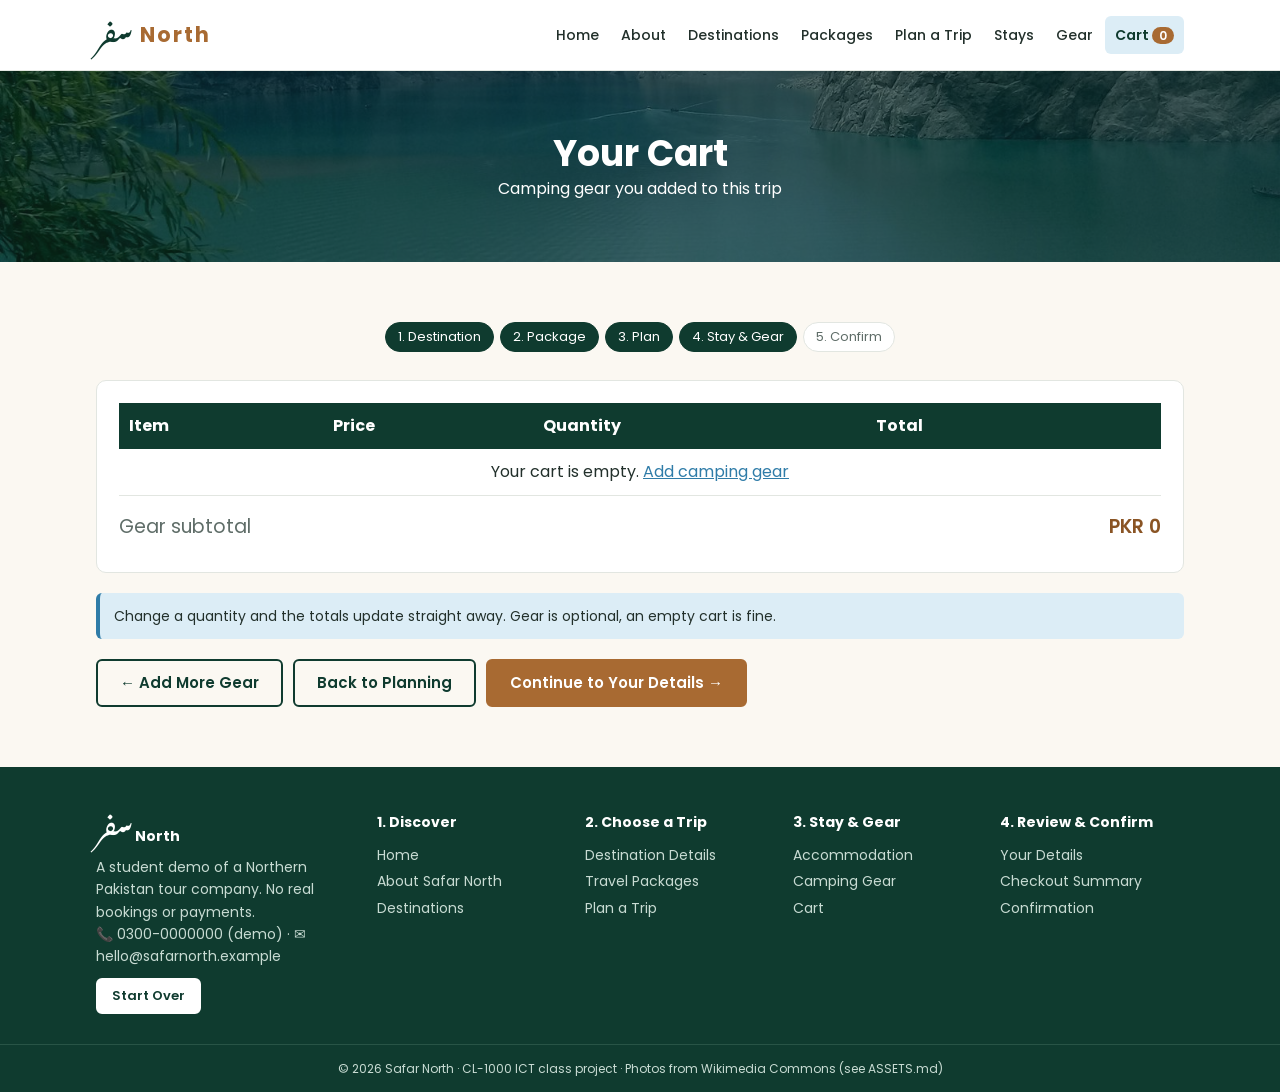
<file: cart.html>
<!DOCTYPE html>
<!-- ===================================================
     Page 9 of 12: Cart
     Owner: Student 3 - Stay and Gear
     =================================================== -->
<html lang="en">
<head>
  <meta charset="UTF-8">
  <meta name="viewport" content="width=device-width, initial-scale=1.0">
  <title>Cart | Safar North</title>
  <!-- Fonts: Poppins for English, Noto Nastaliq Urdu for the logo -->
  <link rel="stylesheet" href="https://fonts.googleapis.com/css2?family=Noto+Nastaliq+Urdu:wght@700&family=Poppins:wght@400;500;600;700&display=swap">
  <link rel="stylesheet" href="css/style.css">
</head>
<body>

  <!-- ===== SHARED HEADER (same on all 12 pages) ===== -->
  <header class="header">
    <div class="container header-inner">
      <a href="index.html" class="logo" aria-label="Safar North home">
        <span class="logo-urdu" lang="ur" dir="rtl">سفر</span>
        <span class="logo-en">North</span>
      </a>
      <button class="menu-btn" onclick="toggleMenu()" aria-label="Open menu">☰</button>
      <nav class="nav" id="nav-links">
        <a href="index.html">Home</a>
        <a href="about.html">About</a>
        <a href="destinations.html">Destinations</a>
        <a href="packages.html">Packages</a>
        <a href="booking.html">Plan a Trip</a>
        <a href="accommodation.html">Stays</a>
        <a href="camping-shop.html">Gear</a>
        <a href="cart.html" class="active">Cart <span id="cart-count">0</span></a>
      </nav>
    </div>
  </header>

  <main>
    <section class="banner" style="background-image: url('images/Attabad.jpg')">
      <h1>Your Cart</h1>
      <p>Camping gear you added to this trip</p>
    </section>

    <section class="section">
      <div class="container">
        <div class="steps">
          <span class="done">1. Destination</span><span class="done">2. Package</span><span class="done">3. Plan</span><span class="done">4. Stay &amp; Gear</span><span>5. Confirm</span>
        </div>

        <div class="box table-wrap">
          <table>
            <thead>
              <tr><th>Item</th><th>Price</th><th>Quantity</th><th>Total</th><th></th></tr>
            </thead>
            <tbody id="cart-rows"></tbody>
          </table>
          <p class="error" id="cart-error"></p>
          <div class="line total"><span>Gear subtotal</span><span id="cart-subtotal">PKR 0</span></div>
        </div>

        <p class="note">Change a quantity and the totals update straight away. Gear is optional, an empty cart is fine.</p>

        <div class="actions">
          <a href="camping-shop.html" class="btn btn-outline">← Add More Gear</a>
          <a href="booking.html" class="btn btn-outline">Back to Planning</a>
          <a href="customer-info.html" class="btn">Continue to Your Details →</a>
        </div>
      </div>
    </section>
  </main>

  <!-- ===== SHARED FOOTER (same on all 12 pages) ===== -->
  <footer class="footer">
    <div class="container footer-grid">
      <div>
        <h4><span class="logo-urdu" lang="ur" dir="rtl">سفر</span> North</h4>
        <p>A student demo of a Northern Pakistan tour company. No real bookings or payments.</p>
        <p>📞 0300-0000000 (demo) · ✉ hello@safarnorth.example</p>
        <button class="btn btn-small btn-light" onclick="startOver()">Start Over</button>
      </div>
      <div>
        <h4>1. Discover</h4>
        <a href="index.html">Home</a>
        <a href="about.html">About Safar North</a>
        <a href="destinations.html">Destinations</a>
      </div>
      <div>
        <h4>2. Choose a Trip</h4>
        <a href="destination-details.html?place=hunza">Destination Details</a>
        <a href="packages.html">Travel Packages</a>
        <a href="booking.html">Plan a Trip</a>
      </div>
      <div>
        <h4>3. Stay &amp; Gear</h4>
        <a href="accommodation.html">Accommodation</a>
        <a href="camping-shop.html">Camping Gear</a>
        <a href="cart.html">Cart</a>
      </div>
      <div>
        <h4>4. Review &amp; Confirm</h4>
        <a href="customer-info.html">Your Details</a>
        <a href="checkout.html">Checkout Summary</a>
        <a href="confirmation.html">Confirmation</a>
      </div>
    </div>
    <p class="copyright">© 2026 Safar North · CL-1000 ICT class project · Photos from Wikimedia Commons (see ASSETS.md)</p>
  </footer>

  <script src="js/script.js"></script>
  <script>
    // ----- Student 3: the cart page -----

    // Draw the table from the saved cart
    function showCart() {
      let cart = getData("cart", []);
      let rows = "";

      for (let i = 0; i < cart.length; i++) {
        rows +=
          "<tr>" +
          "<td>" + cart[i].name + "</td>" +
          "<td>" + pkr(cart[i].price) + "</td>" +
          "<td><input type='number' min='1' max='10' value='" + cart[i].qty + "' onchange='changeQty(" + i + ", this.value)'></td>" +
          "<td><b>" + pkr(cart[i].price * cart[i].qty) + "</b></td>" +
          "<td><button class='btn btn-small btn-outline' onclick='removeItem(" + i + ")'>Remove</button></td>" +
          "</tr>";
      }

      if (cart.length == 0) {
        rows = "<tr><td colspan='5' class='center'>Your cart is empty. <a href='camping-shop.html'>Add camping gear</a></td></tr>";
      }

      document.getElementById("cart-rows").innerHTML = rows;
      document.getElementById("cart-subtotal").innerText = pkr(cartTotal());   // cartTotal() is in script.js
      updateCartCount();
    }

    // Change how many of one item (must be a whole number from 1 to 10)
    function changeQty(index, newQty) {
      let cart = getData("cart", []);
      let qty = Number(newQty);
      let error = document.getElementById("cart-error");

      if (newQty == "" || qty < 1 || qty > 10 || qty != Math.floor(qty)) {
        error.innerText = "Quantity must be a whole number from 1 to 10.";
        showCart();                          // put the old number back
        return;
      }
      error.innerText = "";
      cart[index].qty = qty;
      saveData("cart", cart);
      showCart();
    }

    // Delete one item from the cart
    function removeItem(index) {
      let cart = getData("cart", []);
      cart.splice(index, 1);                 // remove 1 item at this position
      document.getElementById("cart-error").innerText = "";
      saveData("cart", cart);
      showCart();
    }

    showCart();
  </script>
</body>
</html>
</file>
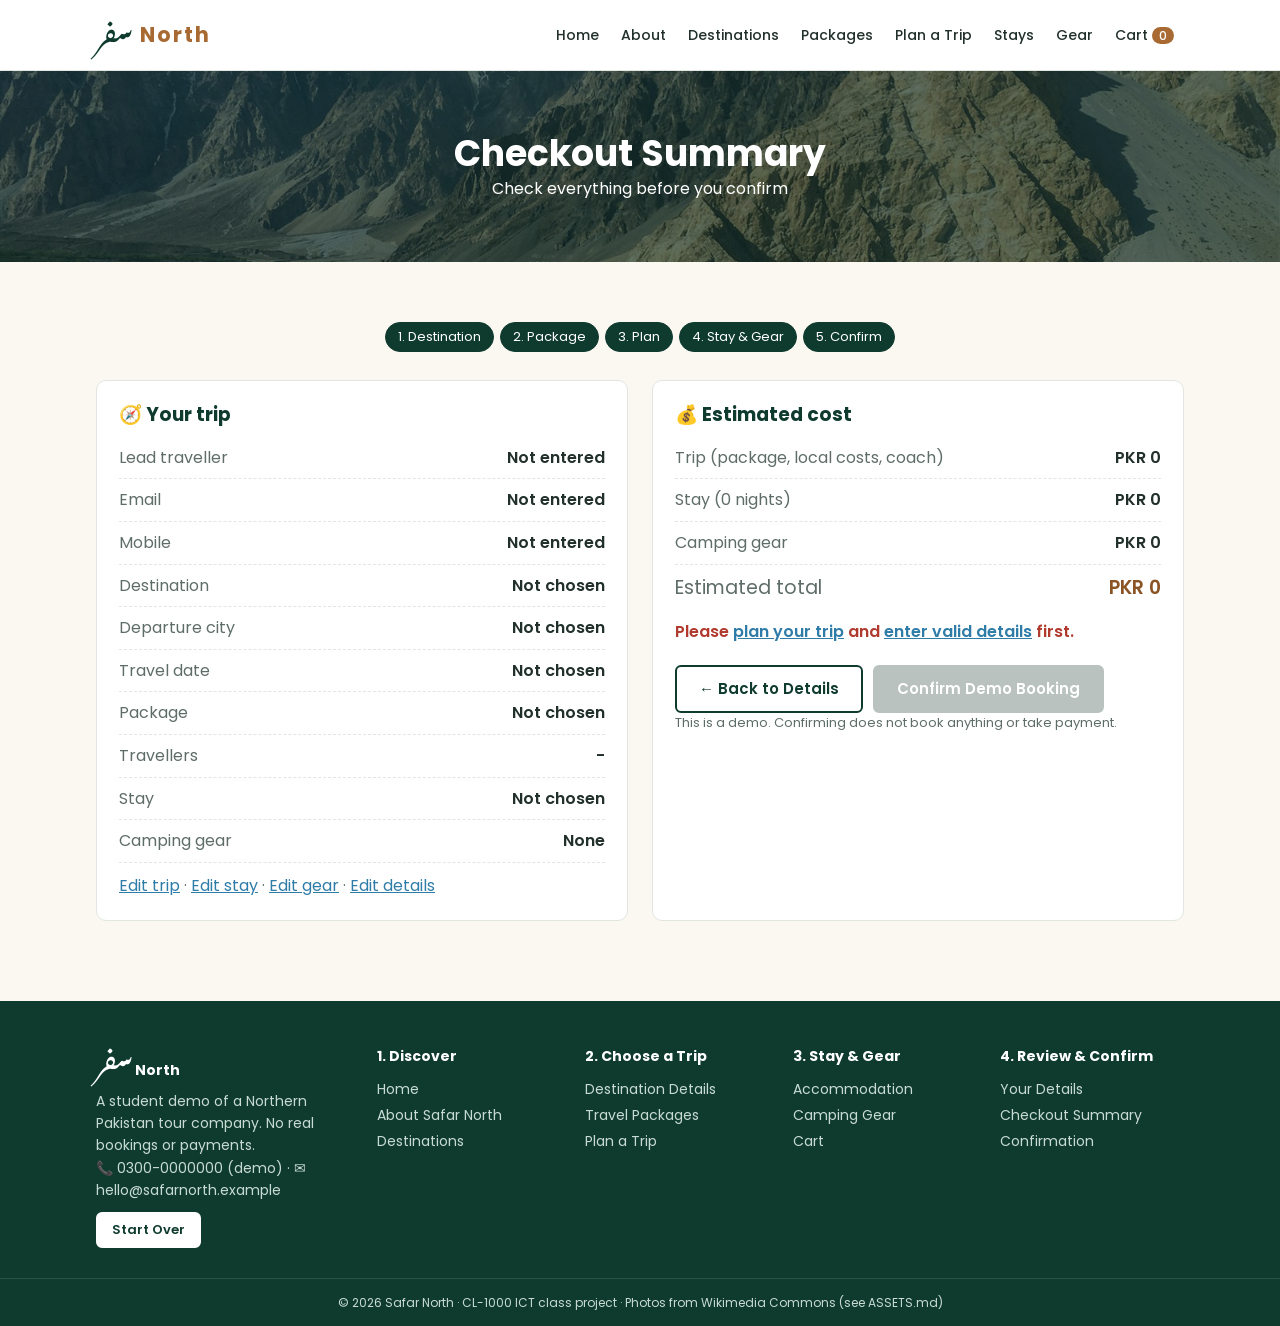
<file: checkout.html>
<!DOCTYPE html>
<!-- ===================================================
     Page 11 of 12: Checkout Summary
     Owner: Student 4 - Review and Confirm
     =================================================== -->
<html lang="en">
<head>
  <meta charset="UTF-8">
  <meta name="viewport" content="width=device-width, initial-scale=1.0">
  <title>Checkout Summary | Safar North</title>
  <!-- Fonts: Poppins for English, Noto Nastaliq Urdu for the logo -->
  <link rel="stylesheet" href="https://fonts.googleapis.com/css2?family=Noto+Nastaliq+Urdu:wght@700&family=Poppins:wght@400;500;600;700&display=swap">
  <link rel="stylesheet" href="css/style.css">
</head>
<body>

  <!-- ===== SHARED HEADER (same on all 12 pages) ===== -->
  <header class="header">
    <div class="container header-inner">
      <a href="index.html" class="logo" aria-label="Safar North home">
        <span class="logo-urdu" lang="ur" dir="rtl">سفر</span>
        <span class="logo-en">North</span>
      </a>
      <button class="menu-btn" onclick="toggleMenu()" aria-label="Open menu">☰</button>
      <nav class="nav" id="nav-links">
        <a href="index.html">Home</a>
        <a href="about.html">About</a>
        <a href="destinations.html">Destinations</a>
        <a href="packages.html">Packages</a>
        <a href="booking.html">Plan a Trip</a>
        <a href="accommodation.html">Stays</a>
        <a href="camping-shop.html">Gear</a>
        <a href="cart.html">Cart <span id="cart-count">0</span></a>
      </nav>
    </div>
  </header>

  <main>
    <section class="banner" style="background-image: url('images/Pasu_cones.jpg')">
      <h1>Checkout Summary</h1>
      <p>Check everything before you confirm</p>
    </section>

    <section class="section">
      <div class="container">
        <div class="steps">
          <span class="done">1. Destination</span><span class="done">2. Package</span><span class="done">3. Plan</span><span class="done">4. Stay &amp; Gear</span><span class="done">5. Confirm</span>
        </div>

        <div class="grid-2">
          <div class="box">
            <h3>🧭 Your trip</h3>
            <div id="trip-summary"></div>
            <p class="muted" style="margin-top:10px">
              <a href="booking.html">Edit trip</a> · <a href="accommodation.html">Edit stay</a> ·
              <a href="cart.html">Edit gear</a> · <a href="customer-info.html">Edit details</a>
            </p>
          </div>
          <div class="box">
            <h3>💰 Estimated cost</h3>
            <div id="cost-summary"></div>
            <p class="error" id="missing"></p>
            <div class="actions">
              <a href="customer-info.html" class="btn btn-outline">← Back to Details</a>
              <button class="btn" id="confirm-btn" onclick="confirmBooking()">Confirm Demo Booking</button>
            </div>
            <p class="muted" style="font-size:13px">This is a demo. Confirming does not book anything or take payment.</p>
          </div>
        </div>
      </div>
    </section>
  </main>

  <!-- ===== SHARED FOOTER (same on all 12 pages) ===== -->
  <footer class="footer">
    <div class="container footer-grid">
      <div>
        <h4><span class="logo-urdu" lang="ur" dir="rtl">سفر</span> North</h4>
        <p>A student demo of a Northern Pakistan tour company. No real bookings or payments.</p>
        <p>📞 0300-0000000 (demo) · ✉ hello@safarnorth.example</p>
        <button class="btn btn-small btn-light" onclick="startOver()">Start Over</button>
      </div>
      <div>
        <h4>1. Discover</h4>
        <a href="index.html">Home</a>
        <a href="about.html">About Safar North</a>
        <a href="destinations.html">Destinations</a>
      </div>
      <div>
        <h4>2. Choose a Trip</h4>
        <a href="destination-details.html?place=hunza">Destination Details</a>
        <a href="packages.html">Travel Packages</a>
        <a href="booking.html">Plan a Trip</a>
      </div>
      <div>
        <h4>3. Stay &amp; Gear</h4>
        <a href="accommodation.html">Accommodation</a>
        <a href="camping-shop.html">Camping Gear</a>
        <a href="cart.html">Cart</a>
      </div>
      <div>
        <h4>4. Review &amp; Confirm</h4>
        <a href="customer-info.html">Your Details</a>
        <a href="checkout.html">Checkout Summary</a>
        <a href="confirmation.html">Confirmation</a>
      </div>
    </div>
    <p class="copyright">© 2026 Safar North · CL-1000 ICT class project · Photos from Wikimedia Commons (see ASSETS.md)</p>
  </footer>

  <script src="js/script.js"></script>
  <script>
    // ----- Student 4: checkout summary -----

    let trip = getData("trip", {});
    let customer = getData("customer", null);
    let cart = getData("cart", []);

    // Work out each part of the cost (0 if it is missing)
    let tripCost = Number(trip.tripCost) || 0;
    let stayPrice = Number(trip.stayPrice) || 0;
    let nights = Number(trip.nights) || 0;
    let stayCost = stayPrice * nights;
    let gearCost = Number(cartTotal()) || 0;          // from script.js
    let grandTotal = tripCost + stayCost + gearCost;

    // Small helper: escape HTML characters before inserting text
    function escapeHtml(text) {
      return String(text)
        .replace(/&/g, "&amp;")
        .replace(/</g, "&lt;")
        .replace(/>/g, "&gt;")
        .replace(/"/g, "&quot;")
        .replace(/'/g, "&#39;");
    }

    // List of gear names, e.g. "Sleeping Bag × 2"
    let gearText = "None";
    if (cart.length > 0) {
      gearText = "";
      for (let i = 0; i < cart.length; i++) {
        gearText += escapeHtml(cart[i].name) + " × " + Number(cart[i].qty) + "<br>";
      }
    }

    // Small helper: one "label ..... value" line
    function line(label, value) {
      return '<div class="line"><span>' + label + '</span><span>' + value + '</span></div>';
    }

    let customerName = customer != null && customer.name ? escapeHtml(customer.name) : "Not entered";
    let customerEmail = customer != null && customer.email ? escapeHtml(customer.email) : "Not entered";
    let customerPhone = customer != null && customer.phone ? escapeHtml(customer.phone) : "Not entered";

    document.getElementById("trip-summary").innerHTML =
      line("Lead traveller", customerName) +
      line("Email", customerEmail) +
      line("Mobile", customerPhone) +
      line("Destination", trip.destination ? escapeHtml(trip.destination) : "Not chosen") +
      line("Departure city", trip.city ? escapeHtml(trip.city) : "Not chosen") +
      line("Travel date", trip.date ? escapeHtml(trip.date) : "Not chosen") +
      line("Package", trip.package ? escapeHtml(trip.package) + " (" + nights + " nights)" : "Not chosen") +
      line("Travellers", trip.travellers ? escapeHtml(trip.travellers) : "-") +
      line("Stay", trip.stay ? escapeHtml(trip.stay) : "Not chosen") +
      line("Camping gear", gearText);

    document.getElementById("cost-summary").innerHTML =
      line("Trip (package, local costs, coach)", pkr(tripCost)) +
      line("Stay (" + nights + " nights)", pkr(stayCost)) +
      line("Camping gear", pkr(gearCost)) +
      '<div class="line total"><span>Estimated total</span><span>' + pkr(grandTotal) + '</span></div>';

    // Validate all required trip and customer data before allowing confirmation
    let hasValidTrip = Boolean(
      trip &&
      String(trip.destination || "").trim() &&
      String(trip.city || "").trim() &&
      String(trip.date || "").trim() &&
      String(trip.package || "").trim() &&
      nights > 0 &&
      Number(trip.travellers) > 0 &&
      tripCost > 0
    );

    let hasValidCustomer = Boolean(
      customer &&
      String(customer.name || "").trim().length >= 3 &&
      !String(customer.email || "").includes("..") &&
      /^[^\s@]+@[^\s@]+\.[^\s@]{2,}$/.test(String(customer.email || "").trim()) &&
      /^03\d{9}$/.test(String(customer.phone || "").trim())
    );

    // If something important is missing or invalid, turn off Confirm and explain why
    let button = document.getElementById("confirm-btn");
    if (!hasValidTrip && !hasValidCustomer) {
      button.disabled = true;
      document.getElementById("missing").innerHTML = 'Please <a href="booking.html">plan your trip</a> and <a href="customer-info.html">enter valid details</a> first.';
    } else if (!hasValidTrip) {
      button.disabled = true;
      document.getElementById("missing").innerHTML = 'Please <a href="booking.html">complete your trip plan</a> first.';
    } else if (!hasValidCustomer) {
      button.disabled = true;
      document.getElementById("missing").innerHTML = 'Please <a href="customer-info.html">enter valid customer details</a> first.';
    }

    // Save the final booking and go to the confirmation page
    function confirmBooking() {
      if (!hasValidTrip || !hasValidCustomer) {
        document.getElementById("missing").innerHTML = 'Required trip or customer details are missing or invalid.';
        return;
      }
      let gearItems = [];
      for (let i = 0; i < cart.length; i++) {
        gearItems.push({ name: String(cart[i].name || ""), qty: Number(cart[i].qty) || 0 });
      }
      let booking = {
        ref: "SN-DEMO-" + Math.floor(1000 + Math.random() * 9000),   // e.g. SN-DEMO-4821
        name: String(customer.name).trim(),
        email: String(customer.email).trim(),
        phone: String(customer.phone).trim(),
        destination: trip.destination,
        city: trip.city,
        date: trip.date,
        package: trip.package,
        nights: nights,
        travellers: Number(trip.travellers),
        stay: trip.stay || "None",
        gear: gearText,
        gearItems: gearItems,
        tripCost: tripCost,
        stayCost: stayCost,
        gearCost: gearCost,
        total: grandTotal
      };
      saveData("booking", booking);
      window.location.href = "confirmation.html";
    }
  </script>
</body>
</html>
</file>
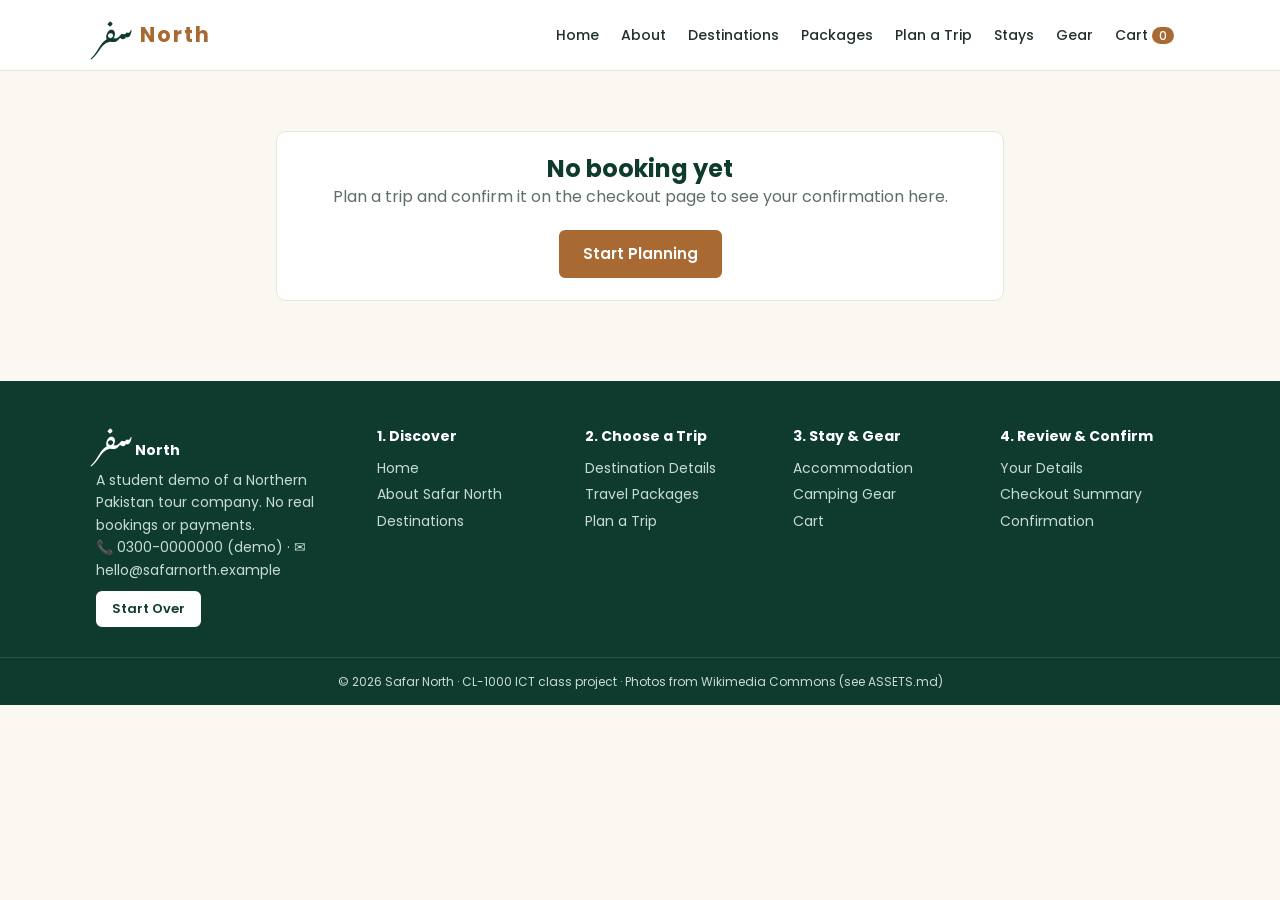
<file: confirmation.html>
<!DOCTYPE html>
<!-- ===================================================
     Page 12 of 12: Booking Confirmation
     Owner: Student 4 - Review and Confirm
     =================================================== -->
<html lang="en">
<head>
  <meta charset="UTF-8">
  <meta name="viewport" content="width=device-width, initial-scale=1.0">
  <title>Booking Confirmation | Safar North</title>
  <!-- Fonts: Poppins for English, Noto Nastaliq Urdu for the logo -->
  <link rel="stylesheet" href="https://fonts.googleapis.com/css2?family=Noto+Nastaliq+Urdu:wght@700&family=Poppins:wght@400;500;600;700&display=swap">
  <link rel="stylesheet" href="css/style.css">
</head>
<body>

  <!-- ===== SHARED HEADER (same on all 12 pages) ===== -->
  <header class="header">
    <div class="container header-inner">
      <a href="index.html" class="logo" aria-label="Safar North home">
        <span class="logo-urdu" lang="ur" dir="rtl">سفر</span>
        <span class="logo-en">North</span>
      </a>
      <button class="menu-btn" onclick="toggleMenu()" aria-label="Open menu">☰</button>
      <nav class="nav" id="nav-links">
        <a href="index.html">Home</a>
        <a href="about.html">About</a>
        <a href="destinations.html">Destinations</a>
        <a href="packages.html">Packages</a>
        <a href="booking.html">Plan a Trip</a>
        <a href="accommodation.html">Stays</a>
        <a href="camping-shop.html">Gear</a>
        <a href="cart.html">Cart <span id="cart-count">0</span></a>
      </nav>
    </div>
  </header>

  <main>
    <section class="section">
      <div class="container narrow">
        <div class="box center" id="confirmation">
          <h2>No booking yet</h2>
          <p class="muted">Plan a trip and confirm it on the checkout page to see your confirmation here.</p>
          <div class="actions" style="justify-content:center">
            <a href="destinations.html" class="btn">Start Planning</a>
          </div>
        </div>
      </div>
    </section>
  </main>

  <!-- ===== SHARED FOOTER (same on all 12 pages) ===== -->
  <footer class="footer">
    <div class="container footer-grid">
      <div>
        <h4><span class="logo-urdu" lang="ur" dir="rtl">سفر</span> North</h4>
        <p>A student demo of a Northern Pakistan tour company. No real bookings or payments.</p>
        <p>📞 0300-0000000 (demo) · ✉ hello@safarnorth.example</p>
        <button class="btn btn-small btn-light" onclick="startOver()">Start Over</button>
      </div>
      <div>
        <h4>1. Discover</h4>
        <a href="index.html">Home</a>
        <a href="about.html">About Safar North</a>
        <a href="destinations.html">Destinations</a>
      </div>
      <div>
        <h4>2. Choose a Trip</h4>
        <a href="destination-details.html?place=hunza">Destination Details</a>
        <a href="packages.html">Travel Packages</a>
        <a href="booking.html">Plan a Trip</a>
      </div>
      <div>
        <h4>3. Stay &amp; Gear</h4>
        <a href="accommodation.html">Accommodation</a>
        <a href="camping-shop.html">Camping Gear</a>
        <a href="cart.html">Cart</a>
      </div>
      <div>
        <h4>4. Review &amp; Confirm</h4>
        <a href="customer-info.html">Your Details</a>
        <a href="checkout.html">Checkout Summary</a>
        <a href="confirmation.html">Confirmation</a>
      </div>
    </div>
    <p class="copyright">© 2026 Safar North · CL-1000 ICT class project · Photos from Wikimedia Commons (see ASSETS.md)</p>
  </footer>

  <script src="js/script.js"></script>
  <script>
    // ----- Student 4: confirmation page -----

    function escapeHtml(text) {
      return String(text)
        .replace(/&/g, "&amp;")
        .replace(/</g, "&lt;")
        .replace(/>/g, "&gt;")
        .replace(/"/g, "&quot;")
        .replace(/'/g, "&#39;");
    }

    function formatGearSafely(booking) {
      if (Array.isArray(booking.gearItems)) {
        if (booking.gearItems.length === 0) return "None";
        let parts = [];
        for (let i = 0; i < booking.gearItems.length; i++) {
          let item = booking.gearItems[i];
          parts.push(escapeHtml(item.name || "") + " × " + Number(item.qty || 0));
        }
        return parts.join("<br>");
      }
      if (!booking.gear || booking.gear === "None") return "None";
      let rawLines = String(booking.gear).split(/<br\s*\/?>/i);
      let safeLines = [];
      for (let i = 0; i < rawLines.length; i++) {
        if (rawLines[i].trim() !== "") safeLines.push(escapeHtml(rawLines[i]));
      }
      return safeLines.length > 0 ? safeLines.join("<br>") : "None";
    }

    let booking = getData("booking", null);

    if (booking != null) {
      let tripCost = Number(booking.tripCost || 0);
      let stayCost = Number(booking.stayCost || 0);
      let gearCost = Number(booking.gearCost || 0);
      let totalCost = Number(booking.total || (tripCost + stayCost + gearCost));

      let contactLines = "";
      if (booking.email) {
        contactLines += '<div class="line"><span>Email</span><span>' + escapeHtml(booking.email) + '</span></div>';
      }
      if (booking.phone) {
        contactLines += '<div class="line"><span>Mobile</span><span>' + escapeHtml(booking.phone) + '</span></div>';
      }

      document.getElementById("confirmation").innerHTML =
        '<div class="tick">✓</div>' +
        '<h2>Thank you, ' + escapeHtml(booking.name || "Guest") + '!</h2>' +
        '<p>Your <b>demo</b> trip to ' + escapeHtml(booking.destination || "Northern Pakistan") + ' is confirmed.</p>' +
        '<div class="ref">Reference: ' + escapeHtml(booking.ref || "SN-DEMO-0000") + '</div>' +
        '<div style="text-align:left">' +
          '<div class="line"><span>Lead traveller</span><span>' + escapeHtml(booking.name || "Not entered") + '</span></div>' +
          contactLines +
          '<div class="line"><span>Destination</span><span>' + escapeHtml(booking.destination || "-") + '</span></div>' +
          '<div class="line"><span>From</span><span>' + escapeHtml(booking.city || "-") + '</span></div>' +
          '<div class="line"><span>Travel date</span><span>' + escapeHtml(booking.date || "-") + '</span></div>' +
          '<div class="line"><span>Package</span><span>' + escapeHtml(booking.package || "-") + ' (' + Number(booking.nights || 0) + ' nights)</span></div>' +
          '<div class="line"><span>Travellers</span><span>' + escapeHtml(booking.travellers || "-") + '</span></div>' +
          '<div class="line"><span>Stay</span><span>' + escapeHtml(booking.stay || "None") + '</span></div>' +
          '<div class="line"><span>Camping gear</span><span>' + formatGearSafely(booking) + '</span></div>' +
          '<div class="line"><span>Trip (package, local costs, coach)</span><span>' + pkr(tripCost) + '</span></div>' +
          '<div class="line"><span>Stay (' + Number(booking.nights || 0) + ' nights)</span><span>' + pkr(stayCost) + '</span></div>' +
          '<div class="line"><span>Camping gear</span><span>' + pkr(gearCost) + '</span></div>' +
          '<div class="line total"><span>Estimated total</span><span>' + pkr(totalCost) + '</span></div>' +
        '</div>' +
        '<p class="note">This is a sample confirmation for a class project. It is not a real reservation and no payment has been made.</p>' +
        '<div class="actions" style="justify-content:center">' +
          '<a href="index.html" class="btn">Return to Home</a>' +
          '<button class="btn btn-outline" onclick="startOver()">Plan a New Trip</button>' +
        '</div>';
    }
  </script>
</body>
</html>
</file>
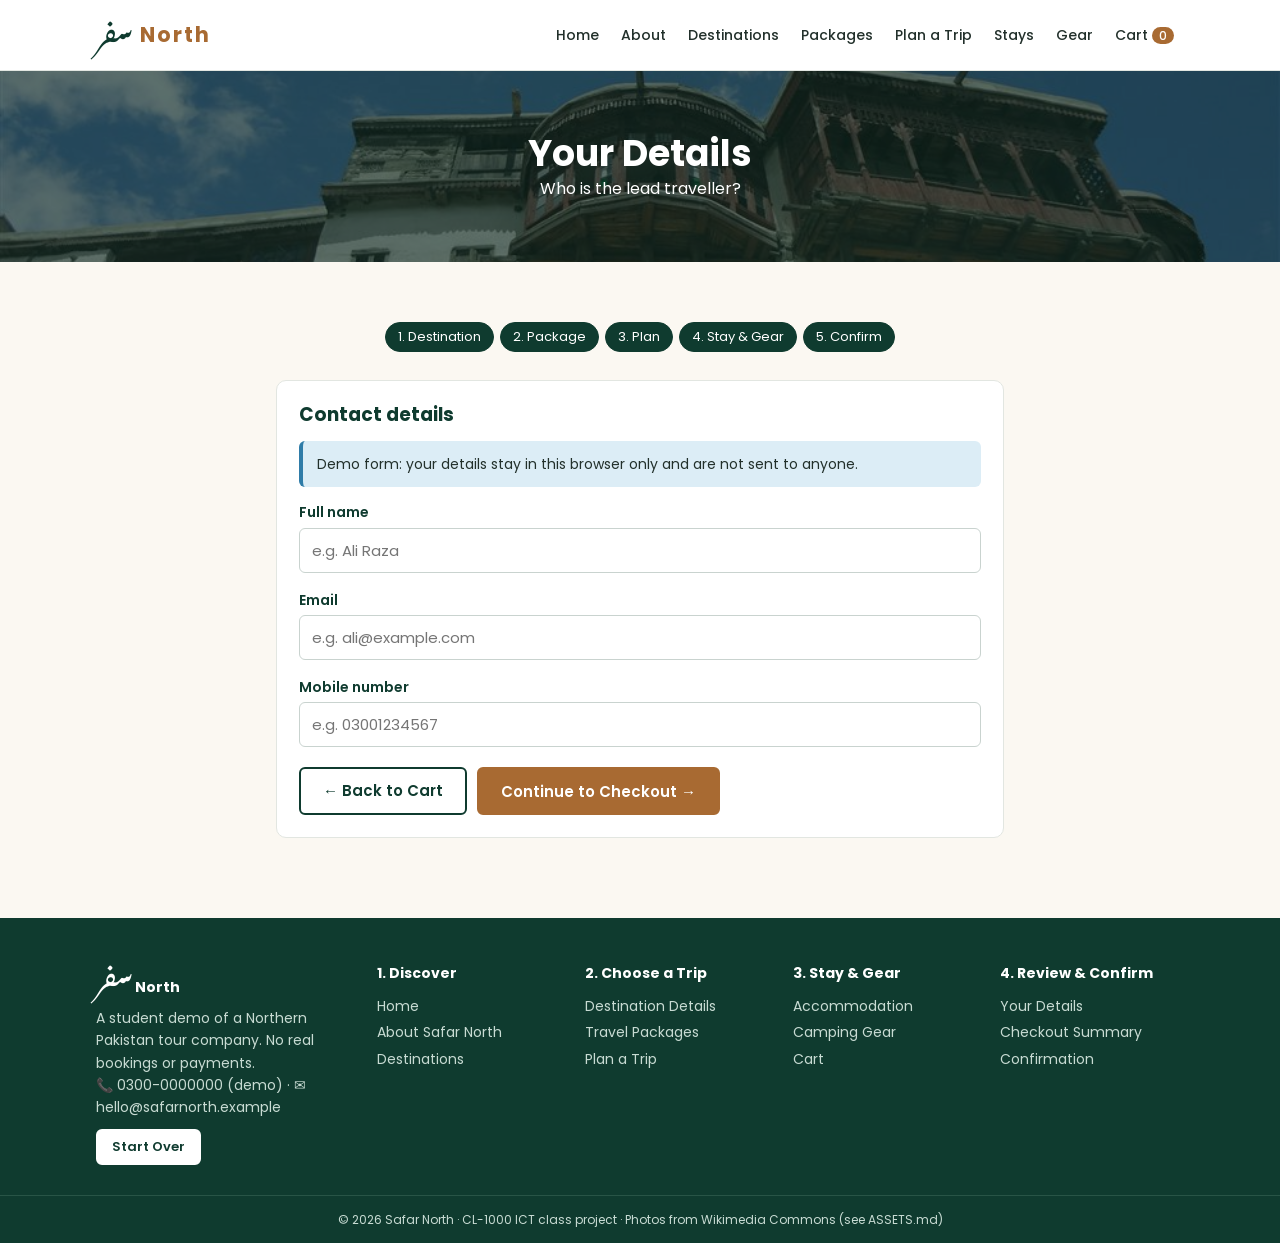
<file: customer-info.html>
<!DOCTYPE html>
<!-- ===================================================
     Page 10 of 12: Your Details
     Owner: Student 4 - Review and Confirm
     =================================================== -->
<html lang="en">
<head>
  <meta charset="UTF-8">
  <meta name="viewport" content="width=device-width, initial-scale=1.0">
  <title>Your Details | Safar North</title>
  <!-- Fonts: Poppins for English, Noto Nastaliq Urdu for the logo -->
  <link rel="stylesheet" href="https://fonts.googleapis.com/css2?family=Noto+Nastaliq+Urdu:wght@700&family=Poppins:wght@400;500;600;700&display=swap">
  <link rel="stylesheet" href="css/style.css">
</head>
<body>

  <!-- ===== SHARED HEADER (same on all 12 pages) ===== -->
  <header class="header">
    <div class="container header-inner">
      <a href="index.html" class="logo" aria-label="Safar North home">
        <span class="logo-urdu" lang="ur" dir="rtl">سفر</span>
        <span class="logo-en">North</span>
      </a>
      <button class="menu-btn" onclick="toggleMenu()" aria-label="Open menu">☰</button>
      <nav class="nav" id="nav-links">
        <a href="index.html">Home</a>
        <a href="about.html">About</a>
        <a href="destinations.html">Destinations</a>
        <a href="packages.html">Packages</a>
        <a href="booking.html">Plan a Trip</a>
        <a href="accommodation.html">Stays</a>
        <a href="camping-shop.html">Gear</a>
        <a href="cart.html">Cart <span id="cart-count">0</span></a>
      </nav>
    </div>
  </header>

  <main>
    <section class="banner" style="background-image: url('images/Baltit_fort.jpg')">
      <h1>Your Details</h1>
      <p>Who is the lead traveller?</p>
    </section>

    <section class="section">
      <div class="container narrow">
        <div class="steps">
          <span class="done">1. Destination</span><span class="done">2. Package</span><span class="done">3. Plan</span><span class="done">4. Stay &amp; Gear</span><span class="done">5. Confirm</span>
        </div>

        <form class="box" onsubmit="saveDetails(event)">
          <h3>Contact details</h3>
          <p class="note">Demo form: your details stay in this browser only and are not sent to anyone.</p>
          <div class="field">
            <label for="name">Full name</label>
            <input type="text" id="name" placeholder="e.g. Ali Raza">
          </div>
          <div class="field">
            <label for="email">Email</label>
            <input type="text" id="email" placeholder="e.g. ali@example.com">
          </div>
          <div class="field">
            <label for="phone">Mobile number</label>
            <input type="text" id="phone" placeholder="e.g. 03001234567">
          </div>
          <p class="error" id="details-error"></p>
          <div class="actions">
            <a href="cart.html" class="btn btn-outline">← Back to Cart</a>
            <button type="submit" class="btn">Continue to Checkout →</button>
          </div>
        </form>
      </div>
    </section>
  </main>

  <!-- ===== SHARED FOOTER (same on all 12 pages) ===== -->
  <footer class="footer">
    <div class="container footer-grid">
      <div>
        <h4><span class="logo-urdu" lang="ur" dir="rtl">سفر</span> North</h4>
        <p>A student demo of a Northern Pakistan tour company. No real bookings or payments.</p>
        <p>📞 0300-0000000 (demo) · ✉ hello@safarnorth.example</p>
        <button class="btn btn-small btn-light" onclick="startOver()">Start Over</button>
      </div>
      <div>
        <h4>1. Discover</h4>
        <a href="index.html">Home</a>
        <a href="about.html">About Safar North</a>
        <a href="destinations.html">Destinations</a>
      </div>
      <div>
        <h4>2. Choose a Trip</h4>
        <a href="destination-details.html?place=hunza">Destination Details</a>
        <a href="packages.html">Travel Packages</a>
        <a href="booking.html">Plan a Trip</a>
      </div>
      <div>
        <h4>3. Stay &amp; Gear</h4>
        <a href="accommodation.html">Accommodation</a>
        <a href="camping-shop.html">Camping Gear</a>
        <a href="cart.html">Cart</a>
      </div>
      <div>
        <h4>4. Review &amp; Confirm</h4>
        <a href="customer-info.html">Your Details</a>
        <a href="checkout.html">Checkout Summary</a>
        <a href="confirmation.html">Confirmation</a>
      </div>
    </div>
    <p class="copyright">© 2026 Safar North · CL-1000 ICT class project · Photos from Wikimedia Commons (see ASSETS.md)</p>
  </footer>

  <script src="js/script.js"></script>
  <script>
    // ----- Student 4: customer details form -----

    // If details were saved before, show them again
    let saved = getData("customer", null);
    if (saved != null) {
      document.getElementById("name").value = saved.name || "";
      document.getElementById("email").value = saved.email || "";
      document.getElementById("phone").value = saved.phone || "";
    }

    // Check the form. If it is fine, save it and go to checkout.
    function saveDetails(event) {
      event.preventDefault();               // stop the page from reloading

      let name = document.getElementById("name").value.trim();
      let email = document.getElementById("email").value.trim();
      let phone = document.getElementById("phone").value.trim();
      let error = document.getElementById("details-error");
      error.innerText = "";

      if (name.length < 3) {
        error.innerText = "Please enter your full name.";
        return;
      }
      if (email.includes("..") || !/^[^\s@]+@[^\s@]+\.[^\s@]{2,}$/.test(email)) {
        error.innerText = "Please enter a valid email, like ali@example.com";
        return;
      }
      // Pakistani mobile: strictly 11 digits starting with 03 (no spaces, dashes, or letters)
      if (!/^03\d{9}$/.test(phone)) {
        error.innerText = "Mobile number must be exactly 11 digits starting with 03 (digits only).";
        return;
      }

      saveData("customer", { name: name, email: email, phone: phone });
      window.location.href = "checkout.html";
    }
  </script>
</body>
</html>
</file>
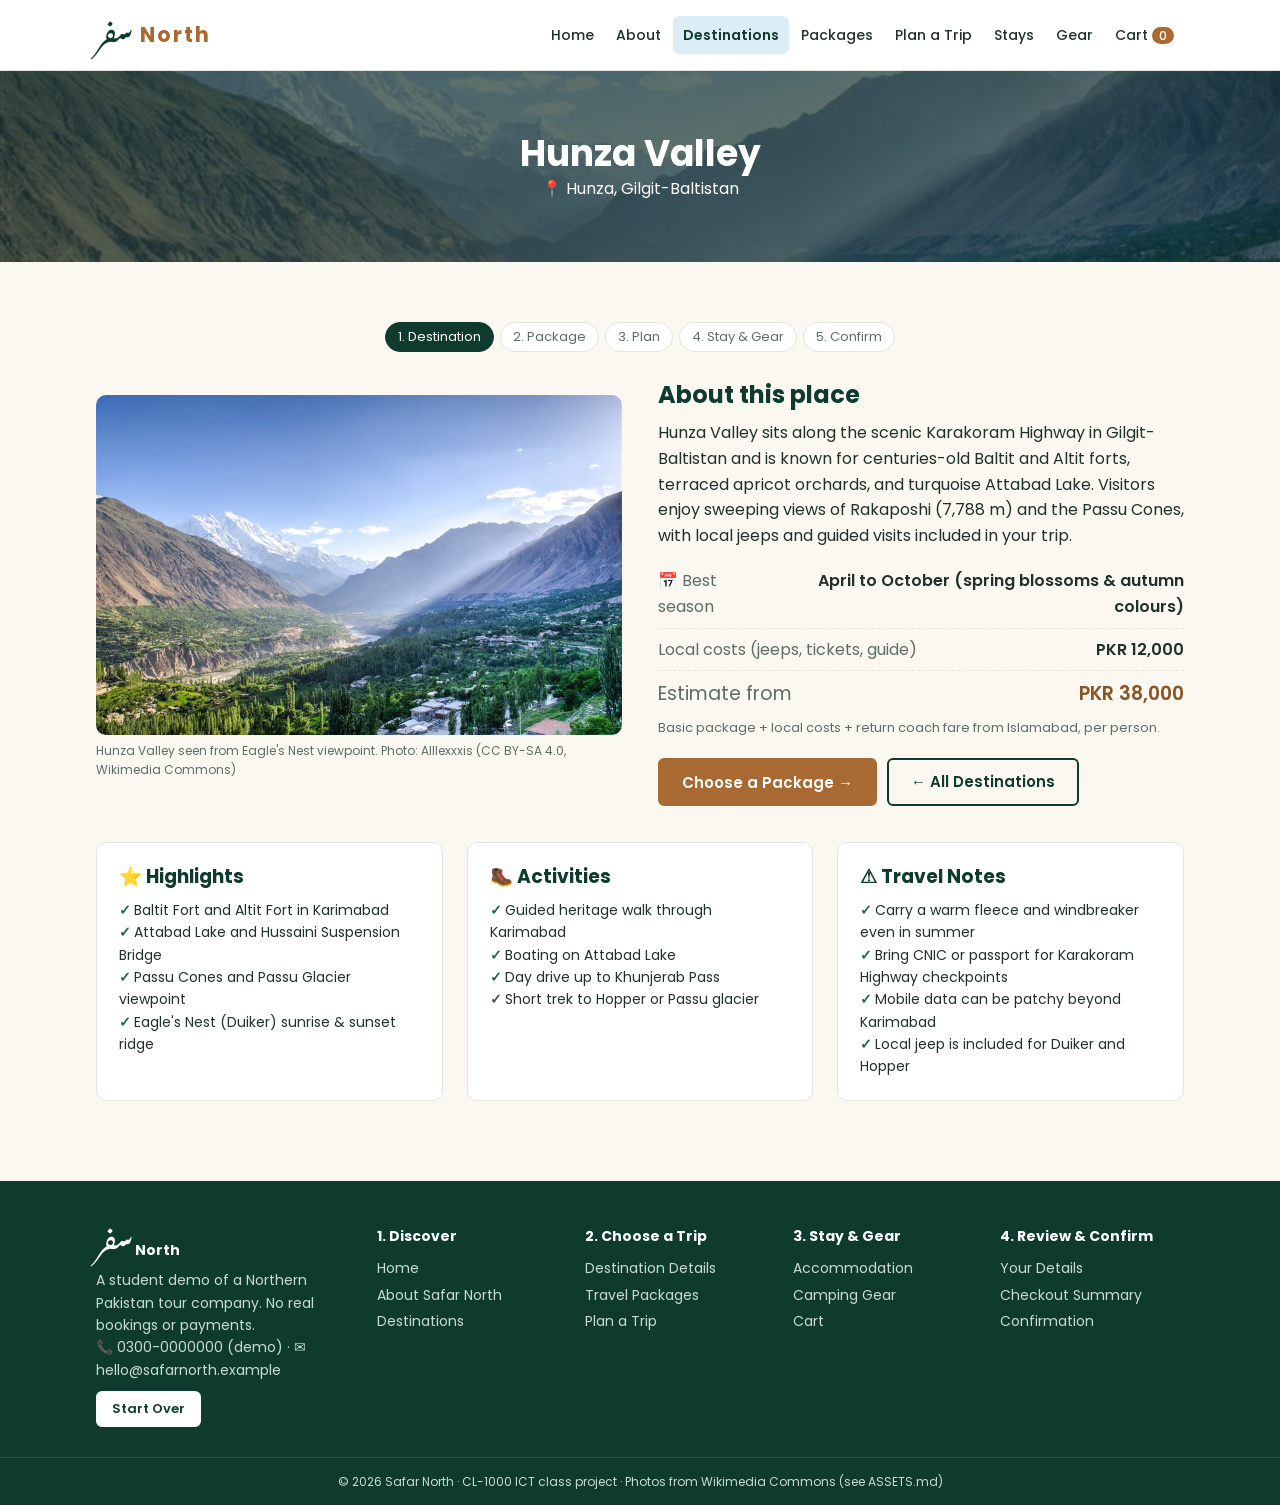
<file: destination-details.html>
<!DOCTYPE html>
<!-- ===================================================
     Page 4 of 12: Destination Details
     Owner: Student 2 - Choose a Trip
     =================================================== -->
<html lang="en">
<head>
  <meta charset="UTF-8">
  <meta name="viewport" content="width=device-width, initial-scale=1.0">
  <title>Destination Details | Safar North</title>
  <!-- Fonts: Poppins for English, Noto Nastaliq Urdu for the logo -->
  <link rel="stylesheet" href="https://fonts.googleapis.com/css2?family=Noto+Nastaliq+Urdu:wght@700&family=Poppins:wght@400;500;600;700&display=swap">
  <link rel="stylesheet" href="css/style.css">
</head>
<body>

  <!-- ===== SHARED HEADER (same on all 12 pages) ===== -->
  <header class="header">
    <div class="container header-inner">
      <a href="index.html" class="logo" aria-label="Safar North home">
        <span class="logo-urdu" lang="ur" dir="rtl">سفر</span>
        <span class="logo-en">North</span>
      </a>
      <button class="menu-btn" onclick="toggleMenu()" aria-label="Open menu">☰</button>
      <nav class="nav" id="nav-links">
        <a href="index.html">Home</a>
        <a href="about.html">About</a>
        <a href="destinations.html" class="active">Destinations</a>
        <a href="packages.html">Packages</a>
        <a href="booking.html">Plan a Trip</a>
        <a href="accommodation.html">Stays</a>
        <a href="camping-shop.html">Gear</a>
        <a href="cart.html">Cart <span id="cart-count">0</span></a>
      </nav>
    </div>
  </header>

  <main>
    <section class="banner" id="banner">
      <h1 id="place-name">Destination</h1>
      <p id="place-location"></p>
    </section>

    <section class="section">
      <div class="container">
        <div class="steps">
          <span class="done">1. Destination</span><span>2. Package</span><span>3. Plan</span><span>4. Stay &amp; Gear</span><span>5. Confirm</span>
        </div>

        <div class="split">
          <div>
            <img id="place-photo" src="images/placeholder.svg" alt="" onerror="this.onerror=null; this.src='images/placeholder.svg';">
            <p class="caption" id="place-caption"></p>
          </div>
          <div>
            <h2>About this place</h2>
            <p id="place-intro"></p>
            <div class="line"><span>📅 Best season</span><span id="place-season"></span></div>
            <div class="line"><span>Local costs (jeeps, tickets, guide)</span><span id="place-local"></span></div>
            <div class="line total"><span>Estimate from</span><span id="place-estimate"></span></div>
            <p class="muted" style="font-size:13px">Basic package + local costs + return coach fare from Islamabad, per person.</p>
            <div class="actions">
              <button class="btn" onclick="choosePlace()">Choose a Package →</button>
              <a href="destinations.html" class="btn btn-outline">← All Destinations</a>
            </div>
          </div>
        </div>

        <div class="grid-3" style="margin-top:36px">
          <div class="box">
            <h3>⭐ Highlights</h3>
            <ul class="ticks" id="place-highlights"></ul>
          </div>
          <div class="box">
            <h3>🥾 Activities</h3>
            <ul class="ticks" id="place-activities"></ul>
          </div>
          <div class="box">
            <h3>⚠ Travel Notes</h3>
            <ul class="ticks" id="place-notes"></ul>
          </div>
        </div>
      </div>
    </section>
  </main>

  <!-- ===== SHARED FOOTER (same on all 12 pages) ===== -->
  <footer class="footer">
    <div class="container footer-grid">
      <div>
        <h4><span class="logo-urdu" lang="ur" dir="rtl">سفر</span> North</h4>
        <p>A student demo of a Northern Pakistan tour company. No real bookings or payments.</p>
        <p>📞 0300-0000000 (demo) · ✉ hello@safarnorth.example</p>
        <button class="btn btn-small btn-light" onclick="startOver()">Start Over</button>
      </div>
      <div>
        <h4>1. Discover</h4>
        <a href="index.html">Home</a>
        <a href="about.html">About Safar North</a>
        <a href="destinations.html">Destinations</a>
      </div>
      <div>
        <h4>2. Choose a Trip</h4>
        <a href="destination-details.html?place=hunza">Destination Details</a>
        <a href="packages.html">Travel Packages</a>
        <a href="booking.html">Plan a Trip</a>
      </div>
      <div>
        <h4>3. Stay &amp; Gear</h4>
        <a href="accommodation.html">Accommodation</a>
        <a href="camping-shop.html">Camping Gear</a>
        <a href="cart.html">Cart</a>
      </div>
      <div>
        <h4>4. Review &amp; Confirm</h4>
        <a href="customer-info.html">Your Details</a>
        <a href="checkout.html">Checkout Summary</a>
        <a href="confirmation.html">Confirmation</a>
      </div>
    </div>
    <p class="copyright">© 2026 Safar North · CL-1000 ICT class project · Photos from Wikimedia Commons (see ASSETS.md)</p>
  </footer>

  <script src="js/script.js"></script>
  <script>
    // ----- Student 2: destination details -----

    const places = {
      hunza: {
        name: "Hunza Valley",
        location: "Hunza, Gilgit-Baltistan",
        photo: "images/Hunza_Valley.jpg",
        banner: "images/Hunza_Valley.jpg",
        alt: "Hunza Valley seen from Eagle's Nest viewpoint",
        caption: "Hunza Valley seen from Eagle's Nest viewpoint. Photo: Alllexxxis (CC BY-SA 4.0, Wikimedia Commons)",
        intro: "Hunza Valley sits along the scenic Karakoram Highway in Gilgit-Baltistan and is known for centuries-old Baltit and Altit forts, terraced apricot orchards, and turquoise Attabad Lake. Visitors enjoy sweeping views of Rakaposhi (7,788 m) and the Passu Cones, with local jeeps and guided visits included in your trip.",
        season: "April to October (spring blossoms & autumn colours)",
        highlights: [
          "Baltit Fort and Altit Fort in Karimabad",
          "Attabad Lake and Hussaini Suspension Bridge",
          "Passu Cones and Passu Glacier viewpoint",
          "Eagle's Nest (Duiker) sunrise & sunset ridge"
        ],
        activities: [
          "Guided heritage walk through Karimabad",
          "Boating on Attabad Lake",
          "Day drive up to Khunjerab Pass",
          "Short trek to Hopper or Passu glacier"
        ],
        notes: [
          "Carry a warm fleece and windbreaker even in summer",
          "Bring CNIC or passport for Karakoram Highway checkpoints",
          "Mobile data can be patchy beyond Karimabad",
          "Local jeep is included for Duiker and Hopper"
        ]
      },
      skardu: {
        name: "Skardu",
        location: "Skardu, Gilgit-Baltistan",
        photo: "images/Skardu.jpg",
        banner: "images/Skardu.jpg",
        alt: "Lower Kachura (Shangrila) Lake near Skardu",
        caption: "Lower Kachura (Shangrila) Lake near Skardu. Photo: Hasanijaz (CC BY-SA 4.0, Wikimedia Commons)",
        intro: "Skardu is the main town of Baltistan and the gateway to K2 and other high peaks. Surrounded by dramatic Karakoram ranges, it pairs serene alpine lakes like Upper and Lower Kachura with the Katpana Cold Desert, historic Skardu Fort, and 4x4 jeep excursions across the Deosai Plains.",
        season: "May to September",
        highlights: [
          "Upper & Lower Kachura",
          "Katpana Cold Desert",
          "Deosai Plains",
          "Skardu Fort"
        ],
        activities: [
          "Jeep trip to Deosai",
          "Desert walk at sunset",
          "Boating at Kachura",
          "Photography"
        ],
        notes: [
          "Flights depend on weather",
          "Deosai closed by snow in winter",
          "Nights cold in summer"
        ]
      },
      naran: {
        name: "Naran Kaghan",
        location: "Mansehra, Khyber Pakhtunkhwa",
        photo: "images/Naran_Kaghan.jpg",
        banner: "images/Naran_Kaghan.jpg",
        alt: "Saiful Muluk Lake near Naran, Kaghan Valley",
        caption: "Saiful Muluk Lake near Naran, Kaghan Valley. Photo: Kashif Rehman Arain (CC BY-SA 4.0, Wikimedia Commons)",
        intro: "Naran and Kaghan form a lush summer valley along the Kunhar River, offering the closest mountain escape from Islamabad. From emerald Lake Saiful Muluk and pine-covered Lalazar meadows to the high pass of Babusar Top, it is ideal for families, first-time travellers, and short summer breaks.",
        season: "May to September (summer; winter road closed)",
        highlights: [
          "Glacial Lake Saiful Muluk above Naran",
          "Kunhar River banks and trout spots",
          "Babusar Top (4,173 m) mountain pass",
          "Lulusar Lake and Lalazar meadows"
        ],
        activities: [
          "4x4 jeep ride up to Lake Saiful Muluk",
          "River rafting on the Kunhar River",
          "Scenic drive to Lulusar Lake and Babusar Top",
          "Short meadow walks at Lalazar plateau"
        ],
        notes: [
          "Road to Naran usually closes from November to April due to snow",
          "Peak summer weekends can be busy — book stays early",
          "Grip shoes are helpful around snowy patches at Saiful Muluk",
          "Carry warm clothing for windy afternoons at Babusar Top"
        ]
      }
    };

    let key = new URLSearchParams(window.location.search).get("place");
    if (!key || !places[key]) {
      key = "hunza";
    }
    let place = places[key];

    let local = destinationPrices[place.name];
    let estimate = local + packages["Basic"].price + cityFares["Islamabad"];

    document.title = place.name + " | Safar North";
    document.getElementById("banner").style.backgroundImage = "url('" + place.banner + "')";
    document.getElementById("place-name").textContent = place.name;
    document.getElementById("place-location").textContent = "📍 " + place.location;

    let photoEl = document.getElementById("place-photo");
    photoEl.src = place.photo;
    photoEl.alt = place.alt;

    document.getElementById("place-caption").textContent = place.caption;
    document.getElementById("place-intro").textContent = place.intro;
    document.getElementById("place-season").textContent = place.season;
    document.getElementById("place-local").textContent = pkr(local);
    document.getElementById("place-estimate").textContent = pkr(estimate);

    // Populate a <ul> list with text items
    function fillList(id, items) {
      let ul = document.getElementById(id);
      ul.innerHTML = "";
      for (let i = 0; i < items.length; i++) {
        let li = document.createElement("li");
        li.textContent = items[i];
        ul.appendChild(li);
      }
    }

    fillList("place-highlights", place.highlights);
    fillList("place-activities", place.activities);
    fillList("place-notes", place.notes);

    // Save selected destination to trip and move to packages page
    function choosePlace() {
      let trip = getData("trip", {});
      trip.destination = place.name;
      saveData("trip", trip);
      window.location.href = "packages.html";
    }
  </script>

</body>
</html>
</file>
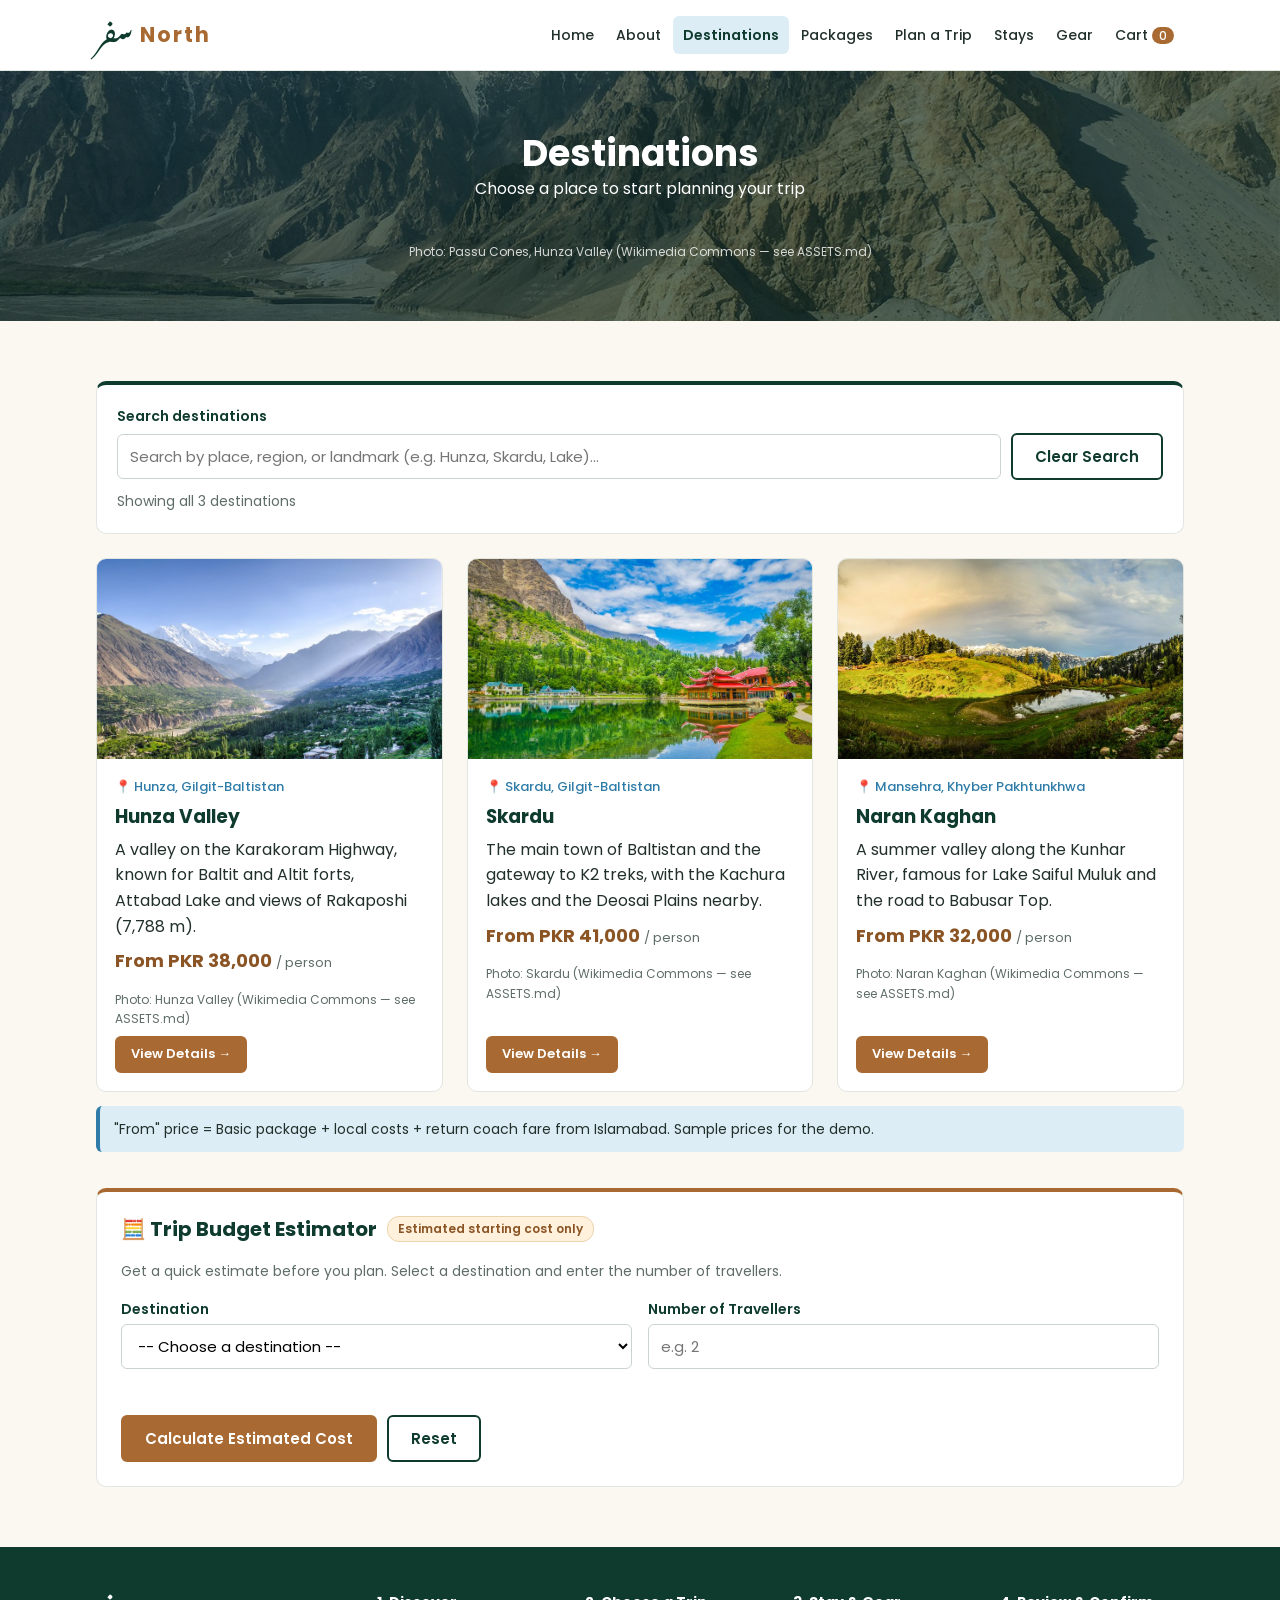
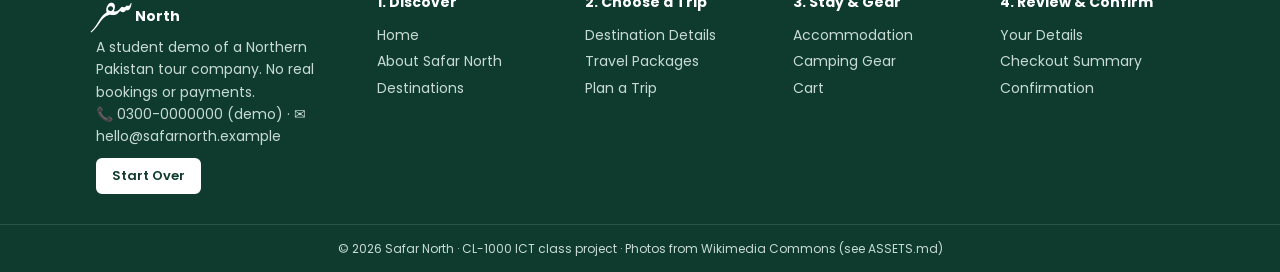
<file: destinations.html>
<!DOCTYPE html>
<!-- ===================================================
     Page 3 of 12: Destinations
     Owner: Student 1 - Discover Safar North
     =================================================== -->
<html lang="en">
<head>
  <meta charset="UTF-8">
  <meta name="viewport" content="width=device-width, initial-scale=1.0">
  <title>Destinations | Safar North</title>
  <!-- Fonts: Poppins for English, Noto Nastaliq Urdu for the logo -->
  <link rel="stylesheet" href="https://fonts.googleapis.com/css2?family=Noto+Nastaliq+Urdu:wght@700&family=Poppins:wght@400;500;600;700&display=swap">
  <link rel="stylesheet" href="css/style.css">
  <style>
    /* Student 1: Destinations search bar styles (matches shared theme) */
    .search-box {
      background: var(--white);
      border: 1px solid var(--line);
      border-top: 4px solid var(--pine);
      border-radius: 10px;
      padding: 20px;
      margin-bottom: 24px;
    }
    .search-row {
      display: flex;
      gap: 10px;
      align-items: center;
      margin-top: 6px;
    }
    .search-row input {
      flex: 1;
    }
    .search-row .btn {
      white-space: nowrap;
    }
    .search-status {
      font-size: 14px;
      color: var(--grey);
      margin-top: 10px;
    }
    .no-results {
      background: var(--white);
      border: 1px solid var(--line);
      border-left: 4px solid var(--earth);
      border-radius: 10px;
      padding: 28px 22px;
      text-align: center;
      margin-bottom: 20px;
    }
    .no-results h3 {
      margin-bottom: 8px;
    }
    .no-results p {
      color: var(--grey);
      margin-bottom: 16px;
    }
    @media (max-width: 640px) {
      .search-row {
        flex-direction: column;
        align-items: stretch;
      }
      .search-row .btn {
        width: 100%;
        text-align: center;
      }
    }

    /* ---- Trip Budget Estimator ---- */
    .estimator {
      background: var(--white);
      border: 1px solid var(--line);
      border-top: 4px solid var(--earth);
      border-radius: 10px;
      padding: 24px;
      margin-top: 36px;
    }
    .estimator-header {
      display: flex;
      align-items: center;
      gap: 10px;
      margin-bottom: 18px;
    }
    .estimator-header h2 {
      font-size: 20px;
      margin: 0;
    }
    .estimator-badge {
      font-size: 12px;
      background: #fff1dc;
      color: var(--earth-dark);
      border: 1px solid #ecd2ad;
      border-radius: 12px;
      padding: 2px 10px;
      font-weight: 600;
      white-space: nowrap;
    }
    .estimator-grid {
      display: grid;
      grid-template-columns: 1fr 1fr;
      gap: 16px;
    }
    .estimator-actions {
      display: flex;
      gap: 10px;
      align-items: center;
      flex-wrap: wrap;
      margin-top: 4px;
    }
    .estimator-result {
      background: var(--sky);
      border-left: 4px solid var(--pine);
      border-radius: 6px;
      padding: 14px 16px;
      margin-top: 16px;
    }
    .estimator-result .result-label {
      font-size: 13px;
      color: var(--grey);
      margin-bottom: 4px;
    }
    .estimator-result .result-total {
      font-size: 26px;
      font-weight: 700;
      color: var(--pine);
    }
    .estimator-result .result-breakdown {
      font-size: 13px;
      color: var(--grey);
      margin-top: 4px;
    }
    .estimator-result .result-disclaimer {
      font-size: 12px;
      color: var(--grey);
      margin-top: 8px;
      border-top: 1px dashed var(--line);
      padding-top: 8px;
    }
    .estimator-error {
      color: #b03a2e;
      font-size: 13px;
      font-weight: 600;
      margin-top: 6px;
      min-height: 20px;
    }
    @media (max-width: 640px) {
      .estimator-grid {
        grid-template-columns: 1fr;
      }
      .estimator-actions {
        flex-direction: column;
        align-items: stretch;
      }
      .estimator-actions .btn {
        text-align: center;
      }
    }
  </style>
</head>
<body>

  <!-- ===== SHARED HEADER (same on all 12 pages) ===== -->
  <header class="header">
    <div class="container header-inner">
      <a href="index.html" class="logo" aria-label="Safar North home">
        <span class="logo-urdu" lang="ur" dir="rtl">سفر</span>
        <span class="logo-en">North</span>
      </a>
      <button type="button" class="menu-btn" onclick="toggleMenu()" aria-label="Open menu">☰</button>
      <nav class="nav" id="nav-links" aria-label="Main navigation">
        <a href="index.html">Home</a>
        <a href="about.html">About</a>
        <a href="destinations.html" class="active" aria-current="page">Destinations</a>
        <a href="packages.html">Packages</a>
        <a href="booking.html">Plan a Trip</a>
        <a href="accommodation.html">Stays</a>
        <a href="camping-shop.html">Gear</a>
        <a href="cart.html">Cart <span id="cart-count">0</span></a>
      </nav>
    </div>
  </header>

  <main>
    <section class="banner" style="background-image: url('images/Pasu_cones.jpg')">
      <h1>Destinations</h1>
      <p>Choose a place to start planning your trip</p>
      <p class="photo-credit">Photo: Passu Cones, Hunza Valley (Wikimedia Commons — see ASSETS.md)</p>
    </section>

    <section class="section">
      <div class="container">
        <!-- Real-time Destination Search -->
        <div class="search-box" role="search" aria-label="Search destinations">
          <label for="search-input">Search destinations</label>
          <div class="search-row">
            <input
              type="search"
              id="search-input"
              placeholder="Search by place, region, or landmark (e.g. Hunza, Skardu, Lake)..."
              autocomplete="off"
            >
            <button type="button" id="clear-search" class="btn btn-outline" onclick="clearSearch()">Clear Search</button>
          </div>
          <p class="search-status" id="search-status" aria-live="polite"></p>
        </div>

        <!-- Dynamically generated destination cards -->
        <div class="grid-3" id="destination-grid"></div>

        <!-- Helpful message when no destination matches -->
        <div class="no-results" id="no-results" hidden>
          <h3>No matching destinations found</h3>
          <p id="no-results-text"></p>
          <button type="button" class="btn btn-small" onclick="clearSearch()">Show All Destinations</button>
        </div>

        <p class="note">"From" price = Basic package + local costs + return coach fare from Islamabad. Sample prices for the demo.</p>

        <!-- TRIP BUDGET ESTIMATOR (Student 1) -->
        <section aria-labelledby="estimator-heading" class="estimator">
          <div class="estimator-header">
            <h2 id="estimator-heading">🧮 Trip Budget Estimator</h2>
            <span class="estimator-badge">Estimated starting cost only</span>
          </div>
          <p style="font-size:14px; color:var(--grey); margin-bottom:16px;">
            Get a quick estimate before you plan. Select a destination and enter the number of travellers.
          </p>
          <div class="estimator-grid">
            <div class="field">
              <label for="est-destination">Destination</label>
              <select id="est-destination" onchange="estimatorDestinationChanged()">
                <option value="">-- Choose a destination --</option>
                <option value="Hunza Valley">Hunza Valley</option>
                <option value="Skardu">Skardu</option>
                <option value="Naran Kaghan">Naran Kaghan</option>
              </select>
            </div>
            <div class="field">
              <label for="est-travellers">Number of Travellers</label>
              <input type="number" id="est-travellers" min="1" max="50" placeholder="e.g. 2">
            </div>
          </div>
          <div class="field" id="est-per-person-row" hidden>
            <p style="font-size:14px; color:var(--grey);">
              Starting price per person: <strong id="est-per-person"></strong>
            </p>
          </div>
          <p class="estimator-error" id="est-error" aria-live="polite"></p>
          <div class="estimator-actions">
            <button type="button" class="btn" onclick="calculateEstimate()">Calculate Estimated Cost</button>
            <button type="button" class="btn btn-outline" onclick="resetEstimator()">Reset</button>
          </div>
          <div class="estimator-result" id="est-result" hidden>
            <p class="result-label">Estimated starting cost for your trip</p>
            <p class="result-total" id="est-total"></p>
            <p class="result-breakdown" id="est-breakdown"></p>
            <p class="result-disclaimer">
              This is a rough starting estimate (destination "From" price × travellers). Actual costs depend on your package, departure city, stay and gear choices. Use <a href="booking.html">Plan a Trip</a> for a full breakdown.
            </p>
          </div>
        </section>
      </div>
    </section>
  </main>

  <!-- ===== SHARED FOOTER (same on all 12 pages) ===== -->
  <footer class="footer">
    <div class="container footer-grid">
      <div>
        <h4><span class="logo-urdu" lang="ur" dir="rtl">سفر</span> North</h4>
        <p>A student demo of a Northern Pakistan tour company. No real bookings or payments.</p>
        <p><span aria-hidden="true">📞</span> 0300-0000000 (demo) · <span aria-hidden="true">✉</span> hello@safarnorth.example</p>
        <button type="button" class="btn btn-small btn-light" onclick="startOver()">Start Over</button>
      </div>
      <div>
        <h4>1. Discover</h4>
        <a href="index.html">Home</a>
        <a href="about.html">About Safar North</a>
        <a href="destinations.html">Destinations</a>
      </div>
      <div>
        <h4>2. Choose a Trip</h4>
        <a href="destination-details.html?place=hunza">Destination Details</a>
        <a href="packages.html">Travel Packages</a>
        <a href="booking.html">Plan a Trip</a>
      </div>
      <div>
        <h4>3. Stay &amp; Gear</h4>
        <a href="accommodation.html">Accommodation</a>
        <a href="camping-shop.html">Camping Gear</a>
        <a href="cart.html">Cart</a>
      </div>
      <div>
        <h4>4. Review &amp; Confirm</h4>
        <a href="customer-info.html">Your Details</a>
        <a href="checkout.html">Checkout Summary</a>
        <a href="confirmation.html">Confirmation</a>
      </div>
    </div>
    <p class="copyright">© 2026 Safar North · CL-1000 ICT class project · Photos from Wikimedia Commons (see ASSETS.md)</p>
  </footer>

  <script src="js/script.js"></script>
  <script>
    // ----- Student 1: destination data, dynamic cards, and real-time search -----
    const destinations = [
      {
        id: "hunza",
        name: "Hunza Valley",
        location: "Hunza, Gilgit-Baltistan",
        price: 38000,
        description: "A valley on the Karakoram Highway, known for Baltit and Altit forts, Attabad Lake and views of Rakaposhi (7,788 m).",
        keywords: "karakoram highway baltit altit attabad lake rakaposhi passu",
        image: "images/Hunza_Valley.jpg",
        alt: "Hunza Valley seen from Eagle's Nest viewpoint",
        credit: "Photo: Hunza Valley (Wikimedia Commons — see ASSETS.md)"
      },
      {
        id: "skardu",
        name: "Skardu",
        location: "Skardu, Gilgit-Baltistan",
        price: 41000,
        description: "The main town of Baltistan and the gateway to K2 treks, with the Kachura lakes and the Deosai Plains nearby.",
        keywords: "baltistan k2 kachura lake shangrila deosai plains katpana desert",
        image: "images/Skardu.jpg",
        alt: "Lower Kachura (Shangrila) Lake near Skardu",
        credit: "Photo: Skardu (Wikimedia Commons — see ASSETS.md)"
      },
      {
        id: "naran",
        name: "Naran Kaghan",
        location: "Mansehra, Khyber Pakhtunkhwa",
        price: 32000,
        description: "A summer valley along the Kunhar River, famous for Lake Saiful Muluk and the road to Babusar Top.",
        keywords: "kunhar river saiful muluk lake babusar top mansehra kpk summer",
        image: "images/Naran_Kaghan.jpg",
        alt: "Saiful Muluk Lake near Naran, Kaghan Valley",
        credit: "Photo: Naran Kaghan (Wikimedia Commons — see ASSETS.md)"
      }
    ];

    const gridEl = document.getElementById("destination-grid");
    const searchInput = document.getElementById("search-input");
    const searchStatus = document.getElementById("search-status");
    const noResultsBox = document.getElementById("no-results");
    const noResultsText = document.getElementById("no-results-text");

    // Build one destination card element
    function createDestinationCard(place) {
      const card = document.createElement("article");
      card.className = "card";

      const img = document.createElement("img");
      img.src = place.image;
      img.alt = place.alt;
      img.onerror = function () {
        this.onerror = null;
        this.src = "images/placeholder.svg";
      };

      const body = document.createElement("div");
      body.className = "card-body";

      const loc = document.createElement("span");
      loc.className = "location";
      const pin = document.createElement("span");
      pin.setAttribute("aria-hidden", "true");
      pin.textContent = "📍 ";
      loc.appendChild(pin);
      loc.appendChild(document.createTextNode(place.location));

      const title = document.createElement("h3");
      title.textContent = place.name;

      const desc = document.createElement("p");
      desc.textContent = place.description;

      const price = document.createElement("p");
      price.className = "price";
      price.appendChild(document.createTextNode("From " + pkr(place.price) + " "));
      const perPerson = document.createElement("small");
      perPerson.textContent = "/ person";
      price.appendChild(perPerson);

      const credit = document.createElement("p");
      credit.className = "caption";
      credit.textContent = place.credit;

      const link = document.createElement("a");
      link.href = "destination-details.html?place=" + encodeURIComponent(place.id);
      link.className = "btn btn-small";
      link.textContent = "View Details →";

      body.appendChild(loc);
      body.appendChild(title);
      body.appendChild(desc);
      body.appendChild(price);
      body.appendChild(credit);
      body.appendChild(link);

      card.appendChild(img);
      card.appendChild(body);
      return card;
    }

    // Render matching cards and update status or empty message
    function renderDestinations(list, queryText) {
      gridEl.innerHTML = "";

      if (list.length === 0) {
        noResultsBox.hidden = false;
        noResultsText.textContent =
          'No destinations matched "' + queryText + '". Try searching for Hunza, Skardu, Naran, Gilgit-Baltistan, or Lake.';
        searchStatus.textContent = "Showing 0 of " + destinations.length + " destinations";
        return;
      }

      noResultsBox.hidden = true;
      for (let i = 0; i < list.length; i++) {
        gridEl.appendChild(createDestinationCard(list[i]));
      }

      if (queryText === "") {
        searchStatus.textContent = "Showing all " + destinations.length + " destinations";
      } else {
        searchStatus.textContent =
          "Showing " + list.length + " of " + destinations.length + ' destinations for "' + queryText + '"';
      }
    }

    // Filter destinations in real time as the user types
    function filterDestinations() {
      const rawQuery = searchInput.value.trim();
      const query = rawQuery.toLowerCase();

      if (query === "") {
        renderDestinations(destinations, "");
        return;
      }

      const matches = destinations.filter(function (place) {
        const searchable = (
          place.name + " " + place.location + " " + place.description + " " + place.keywords
        ).toLowerCase();
        return searchable.indexOf(query) !== -1;
      });

      renderDestinations(matches, rawQuery);
    }

    // Clear the search input and show every destination again
    function clearSearch() {
      searchInput.value = "";
      filterDestinations();
      searchInput.focus();
    }

    searchInput.addEventListener("input", filterDestinations);
    renderDestinations(destinations, "");

    // ----- Student 1: Trip Budget Estimator -----

    // Prices used in the destination cards (From price × travellers)
    const estimatorPrices = {
      "Hunza Valley": 38000,
      "Skardu":       41000,
      "Naran Kaghan": 32000
    };

    const EST_KEY = "estimator"; // separate key — never conflicts with trip/cart/customer/booking

    const estDestEl   = document.getElementById("est-destination");
    const estTravEl   = document.getElementById("est-travellers");
    const estErrorEl  = document.getElementById("est-error");
    const estResultEl = document.getElementById("est-result");
    const estTotalEl  = document.getElementById("est-total");
    const estBreakEl  = document.getElementById("est-breakdown");
    const estPerRow   = document.getElementById("est-per-person-row");
    const estPerEl    = document.getElementById("est-per-person");

    // Show per-person starting price when destination changes
    function estimatorDestinationChanged() {
      var dest = estDestEl.value;
      estErrorEl.textContent = "";
      if (dest && estimatorPrices[dest]) {
        estPerEl.textContent = pkr(estimatorPrices[dest]) + " / person";
        estPerRow.hidden = false;
      } else {
        estPerRow.hidden = true;
        estPerEl.textContent = "";
      }
      saveEstimatorPrefs();
    }

    // Validate inputs and display the calculated total
    function calculateEstimate() {
      estErrorEl.textContent = "";
      estResultEl.hidden = true;

      var dest = estDestEl.value;
      if (!dest) {
        estErrorEl.textContent = "Please choose a destination.";
        estDestEl.focus();
        return;
      }

      var rawVal = estTravEl.value.trim();
      if (rawVal === "") {
        estErrorEl.textContent = "Please enter the number of travellers.";
        estTravEl.focus();
        return;
      }
      // Reject decimals before numeric conversion
      if (rawVal.indexOf(".") !== -1) {
        estErrorEl.textContent = "Travellers must be a whole number (no decimals).";
        estTravEl.focus();
        return;
      }
      var travellers = Number(rawVal);
      if (isNaN(travellers)) {
        estErrorEl.textContent = "Please enter a valid number of travellers.";
        estTravEl.focus();
        return;
      }
      if (!Number.isInteger(travellers)) {
        estErrorEl.textContent = "Travellers must be a whole number (no decimals).";
        estTravEl.focus();
        return;
      }
      if (travellers < 1) {
        estErrorEl.textContent = "At least 1 traveller is required.";
        estTravEl.focus();
        return;
      }
      if (travellers > 50) {
        estErrorEl.textContent = "This estimator supports up to 50 travellers.";
        estTravEl.focus();
        return;
      }

      var pricePerPerson = estimatorPrices[dest];
      var total = pricePerPerson * travellers;

      estTotalEl.textContent = pkr(total);
      estBreakEl.textContent =
        pkr(pricePerPerson) + " × " + travellers +
        (travellers === 1 ? " traveller" : " travellers");
      estResultEl.hidden = false;

      saveEstimatorPrefs();
    }

    // Reset the estimator to its initial blank state
    function resetEstimator() {
      estDestEl.value = "";
      estTravEl.value = "";
      estErrorEl.textContent = "";
      estResultEl.hidden = true;
      estPerRow.hidden = true;
      estPerEl.textContent = "";
      localStorage.removeItem(EST_KEY);
    }

    // Persist selected destination and traveller count
    function saveEstimatorPrefs() {
      saveData(EST_KEY, {
        destination: estDestEl.value,
        travellers:  estTravEl.value
      });
    }

    // Restore preferences on page load
    (function restoreEstimatorPrefs() {
      var saved = getData(EST_KEY, null);
      if (!saved) return;
      if (saved.destination) {
        estDestEl.value = saved.destination;
        estimatorDestinationChanged();
      }
      if (saved.travellers) {
        estTravEl.value = saved.travellers;
      }
    })();

    // Save traveller count whenever the user changes the field
    estTravEl.addEventListener("change", saveEstimatorPrefs);
  </script>

</body>
</html>
</file>
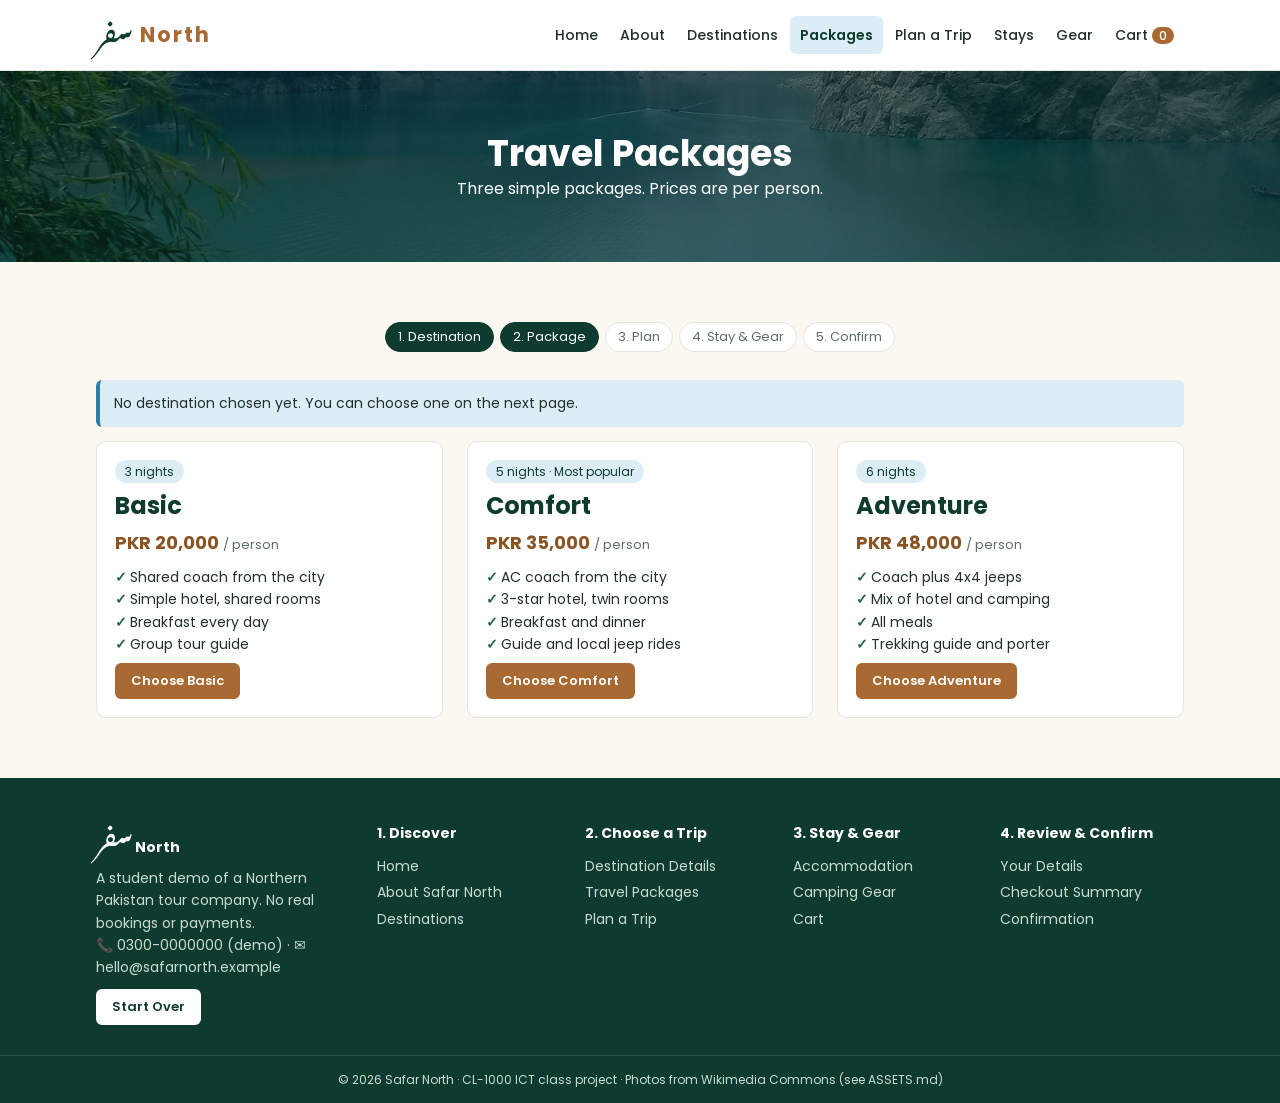
<file: packages.html>
<!DOCTYPE html>
<!-- ===================================================
     Page 5 of 12: Travel Packages
     Owner: Student 2 - Choose a Trip
     =================================================== -->
<html lang="en">
<head>
  <meta charset="UTF-8">
  <meta name="viewport" content="width=device-width, initial-scale=1.0">
  <title>Travel Packages | Safar North</title>
  <!-- Fonts: Poppins for English, Noto Nastaliq Urdu for the logo -->
  <link rel="stylesheet" href="https://fonts.googleapis.com/css2?family=Noto+Nastaliq+Urdu:wght@700&family=Poppins:wght@400;500;600;700&display=swap">
  <link rel="stylesheet" href="css/style.css">
</head>
<body>

  <!-- ===== SHARED HEADER (same on all 12 pages) ===== -->
  <header class="header">
    <div class="container header-inner">
      <a href="index.html" class="logo" aria-label="Safar North home">
        <span class="logo-urdu" lang="ur" dir="rtl">سفر</span>
        <span class="logo-en">North</span>
      </a>
      <button class="menu-btn" onclick="toggleMenu()" aria-label="Open menu">☰</button>
      <nav class="nav" id="nav-links">
        <a href="index.html">Home</a>
        <a href="about.html">About</a>
        <a href="destinations.html">Destinations</a>
        <a href="packages.html" class="active">Packages</a>
        <a href="booking.html">Plan a Trip</a>
        <a href="accommodation.html">Stays</a>
        <a href="camping-shop.html">Gear</a>
        <a href="cart.html">Cart <span id="cart-count">0</span></a>
      </nav>
    </div>
  </header>

  <main>
    <section class="banner" style="background-image: url('images/Attabad.jpg')">
      <h1>Travel Packages</h1>
      <p>Three simple packages. Prices are per person.</p>
    </section>

    <section class="section">
      <div class="container">
        <div class="steps">
          <span class="done">1. Destination</span><span class="done">2. Package</span><span>3. Plan</span><span>4. Stay &amp; Gear</span><span>5. Confirm</span>
        </div>

        <p class="note" id="chosen-place">No destination chosen yet. You can choose one on the next page.</p>

        <div class="grid-3">
          <article class="card">
            <div class="card-body">
              <span class="tag">3 nights</span>
              <h2>Basic</h2>
              <p class="price">PKR 20,000 <small>/ person</small></p>
              <ul class="ticks">
                <li>Shared coach from the city</li>
                <li>Simple hotel, shared rooms</li>
                <li>Breakfast every day</li>
                <li>Group tour guide</li>
              </ul>
              <button class="btn btn-small" onclick="choosePackage('Basic')">Choose Basic</button>
            </div>
          </article>

          <article class="card">
            <div class="card-body">
              <span class="tag">5 nights · Most popular</span>
              <h2>Comfort</h2>
              <p class="price">PKR 35,000 <small>/ person</small></p>
              <ul class="ticks">
                <li>AC coach from the city</li>
                <li>3-star hotel, twin rooms</li>
                <li>Breakfast and dinner</li>
                <li>Guide and local jeep rides</li>
              </ul>
              <button class="btn btn-small" onclick="choosePackage('Comfort')">Choose Comfort</button>
            </div>
          </article>

          <article class="card">
            <div class="card-body">
              <span class="tag">6 nights</span>
              <h2>Adventure</h2>
              <p class="price">PKR 48,000 <small>/ person</small></p>
              <ul class="ticks">
                <li>Coach plus 4x4 jeeps</li>
                <li>Mix of hotel and camping</li>
                <li>All meals</li>
                <li>Trekking guide and porter</li>
              </ul>
              <button class="btn btn-small" onclick="choosePackage('Adventure')">Choose Adventure</button>
            </div>
          </article>
        </div>
      </div>
    </section>
  </main>

  <!-- ===== SHARED FOOTER (same on all 12 pages) ===== -->
  <footer class="footer">
    <div class="container footer-grid">
      <div>
        <h4><span class="logo-urdu" lang="ur" dir="rtl">سفر</span> North</h4>
        <p>A student demo of a Northern Pakistan tour company. No real bookings or payments.</p>
        <p>📞 0300-0000000 (demo) · ✉ hello@safarnorth.example</p>
        <button class="btn btn-small btn-light" onclick="startOver()">Start Over</button>
      </div>
      <div>
        <h4>1. Discover</h4>
        <a href="index.html">Home</a>
        <a href="about.html">About Safar North</a>
        <a href="destinations.html">Destinations</a>
      </div>
      <div>
        <h4>2. Choose a Trip</h4>
        <a href="destination-details.html?place=hunza">Destination Details</a>
        <a href="packages.html">Travel Packages</a>
        <a href="booking.html">Plan a Trip</a>
      </div>
      <div>
        <h4>3. Stay &amp; Gear</h4>
        <a href="accommodation.html">Accommodation</a>
        <a href="camping-shop.html">Camping Gear</a>
        <a href="cart.html">Cart</a>
      </div>
      <div>
        <h4>4. Review &amp; Confirm</h4>
        <a href="customer-info.html">Your Details</a>
        <a href="checkout.html">Checkout Summary</a>
        <a href="confirmation.html">Confirmation</a>
      </div>
    </div>
    <p class="copyright">© 2026 Safar North · CL-1000 ICT class project · Photos from Wikimedia Commons (see ASSETS.md)</p>
  </footer>

  <script src="js/script.js"></script>
  <script>
    // ----- Student 2: travel packages -----

    let trip = getData("trip", {});
    if (trip.destination) {
      document.getElementById("chosen-place").innerText =
        "Planning a trip to " + trip.destination + ". Now choose a package.";
    }

    // Save selected package to trip and move to booking page
    function choosePackage(pkgName) {
      let currentTrip = getData("trip", {});
      currentTrip.package = pkgName;
      if (packages[pkgName]) {
        currentTrip.nights = packages[pkgName].nights;
      }
      saveData("trip", currentTrip);
      window.location.href = "booking.html";
    }
  </script>

</body>
</html>
</file>
<file: css/style.css>
/* =====================================================
   SAFAR NORTH - shared stylesheet (used by all 12 pages)
   Change the colours here to change the whole website.
   ===================================================== */

:root {
  --pine: #0f3b2f;        /* deep pine green: header, headings */
  --pine-soft: #24614f;   /* lighter green: hover, ticks */
  --cream: #fbf8f2;       /* warm off-white page background */
  --sky: #dcedf6;         /* light sky blue sections */
  --sky-dark: #2f7ca8;    /* sky blue links */
  --earth: #a86a32;       /* earthy brown: main buttons, prices */
  --earth-dark: #8a5424;
  --text: #22302b;
  --grey: #5f6d68;
  --line: #e2e6e1;
  --white: #ffffff;
}

* { margin: 0; padding: 0; box-sizing: border-box; }

body {
  font-family: "Poppins", "Segoe UI", Arial, sans-serif;
  color: var(--text);
  background: var(--cream);
  line-height: 1.6;
}

img { max-width: 100%; display: block; }
a { color: var(--sky-dark); }
h1, h2, h3 { line-height: 1.25; color: var(--pine); }

.container { max-width: 1120px; margin: 0 auto; padding: 0 16px; }
.narrow { max-width: 760px; }

/* ---------- Header and navigation ---------- */
.header {
  background: var(--white);
  border-bottom: 1px solid var(--line);
  position: sticky;
  top: 0;
  z-index: 10;
}
.header-inner {
  display: flex;
  align-items: center;
  justify-content: space-between;
  height: 70px;
}

/* Logo: سفر (Urdu) + North (English) */
.logo { display: flex; align-items: center; gap: 8px; text-decoration: none; }
.logo-urdu {
  font-family: "Noto Nastaliq Urdu", "Jameel Noori Nastaleeq", "Urdu Typesetting", serif;
  font-size: 26px;
  font-weight: 700;
  color: var(--pine);
  line-height: 1;
  margin-top: -8px;       /* Nastaliq letters sit low, this lifts them */
}
.logo-en {
  font-size: 21px;
  font-weight: 700;
  letter-spacing: 2px;
  color: var(--earth);
}

.nav { display: flex; align-items: center; gap: 2px; }
.nav a {
  color: var(--text);
  text-decoration: none;
  font-size: 14px;
  font-weight: 500;
  padding: 8px 10px;
  border-radius: 6px;
  white-space: nowrap;
}
.nav a:hover { background: var(--sky); }
.nav a.active { color: var(--pine); background: var(--sky); font-weight: 600; }
#cart-count {
  background: var(--earth);
  color: var(--white);
  border-radius: 10px;
  padding: 0 7px;
  font-size: 12px;
}
.menu-btn {
  display: none;
  background: none;
  border: 1px solid var(--line);
  border-radius: 6px;
  font-size: 22px;
  padding: 2px 10px;
  color: var(--pine);
  cursor: pointer;
}

/* ---------- Buttons ---------- */
.btn {
  display: inline-block;
  background: var(--earth);
  color: var(--white);
  border: 2px solid var(--earth);
  padding: 10px 22px;
  border-radius: 6px;
  font-family: inherit;
  font-size: 15px;
  font-weight: 600;
  text-decoration: none;
  cursor: pointer;
}
.btn:hover { background: var(--earth-dark); border-color: var(--earth-dark); }
.btn-green { background: var(--pine); border-color: var(--pine); }
.btn-green:hover { background: var(--pine-soft); border-color: var(--pine-soft); }
.btn-light { background: var(--white); color: var(--pine); border-color: var(--white); }
.btn-light:hover { background: var(--sky); border-color: var(--sky); }
.btn-outline { background: transparent; color: var(--pine); border-color: var(--pine); }
.btn-outline:hover { background: var(--sky); border-color: var(--pine); }
.btn-small { padding: 6px 14px; font-size: 13px; }
.btn:disabled { background: #b9c2be; border-color: #b9c2be; cursor: not-allowed; }
.actions { display: flex; flex-wrap: wrap; gap: 10px; margin-top: 20px; }

/* ---------- Home hero ---------- */
.hero {
  background-color: var(--pine);
  background-size: cover;
  background-position: center;
  color: var(--white);
  padding: 120px 0 90px;
  position: relative;
}
.hero::before {           /* dark layer so white text is easy to read */
  content: "";
  position: absolute;
  inset: 0;
  background: linear-gradient(90deg, rgba(10, 38, 30, .85), rgba(10, 38, 30, .35));
}
.hero .container { position: relative; }
.hero h1 { color: var(--white); font-size: 46px; max-width: 620px; margin-bottom: 12px; }
.hero p { font-size: 18px; max-width: 540px; margin-bottom: 26px; }
.photo-credit { position: relative; font-size: 12px; opacity: .8; margin-top: 40px; }

/* ---------- Banner at the top of other pages ---------- */
.banner {
  background-color: var(--pine);
  background-size: cover;
  background-position: center;
  color: var(--white);
  padding: 60px 16px;
  text-align: center;
  position: relative;
}
.banner::before { content: ""; position: absolute; inset: 0; background: rgba(10, 38, 30, .65); }
.banner * { position: relative; }
.banner h1 { color: var(--white); font-size: 36px; }

/* ---------- Sections ---------- */
.section { padding: 60px 0; }
.bg-white { background: var(--white); }
.bg-sky { background: var(--sky); }
.section-title { text-align: center; margin-bottom: 32px; }
.section-title h2 { font-size: 30px; }
.section-title p { color: var(--grey); }
.muted { color: var(--grey); }
.center { text-align: center; }

/* Grids */
.grid-2 { display: grid; grid-template-columns: repeat(2, 1fr); gap: 24px; }
.grid-3 { display: grid; grid-template-columns: repeat(3, 1fr); gap: 24px; }
.grid-4 { display: grid; grid-template-columns: repeat(4, 1fr); gap: 20px; }

/* ---------- Cards ---------- */
.card {
  background: var(--white);
  border: 1px solid var(--line);
  border-radius: 10px;
  overflow: hidden;
  display: flex;
  flex-direction: column;
}
.card img { width: 100%; height: 200px; object-fit: cover; background: #dfe8e4; }
.card-body { padding: 18px; display: flex; flex-direction: column; gap: 8px; flex: 1; }
.card-body .btn { margin-top: auto; align-self: flex-start; }
.location { color: var(--sky-dark); font-size: 13px; font-weight: 500; }
.price { color: var(--earth-dark); font-weight: 700; font-size: 18px; }
.price small { color: var(--grey); font-weight: 400; font-size: 13px; }
.tag {
  display: inline-block;
  align-self: flex-start;
  background: var(--sky);
  color: var(--pine);
  font-size: 12px;
  padding: 2px 10px;
  border-radius: 12px;
}
.card.chosen { border: 3px solid var(--earth); }

.ticks { list-style: none; font-size: 14px; }
.ticks li::before { content: "✓ "; color: var(--pine-soft); font-weight: 700; }

/* Plain white box */
.box {
  background: var(--white);
  border: 1px solid var(--line);
  border-radius: 10px;
  padding: 22px;
  margin-bottom: 20px;
}
.box h3 { margin-bottom: 10px; }

/* Text next to a photo */
.split { display: grid; grid-template-columns: 1fr 1fr; gap: 36px; align-items: center; }
.split img { width: 100%; height: 340px; object-fit: cover; border-radius: 10px; background: #dfe8e4; }
.split h2 { margin-bottom: 10px; }
.split p { margin-bottom: 12px; }
.caption { font-size: 12px; color: var(--grey); margin-top: 6px; }

/* Journey steps: shows where you are in the booking */
.steps { display: flex; flex-wrap: wrap; justify-content: center; gap: 6px; margin-bottom: 28px; }
.steps span { background: var(--white); border: 1px solid var(--line); color: var(--grey); padding: 4px 12px; border-radius: 20px; font-size: 13px; }
.steps span.done { background: var(--pine); border-color: var(--pine); color: var(--white); }

/* ---------- Forms ---------- */
label { display: block; font-weight: 600; font-size: 14px; color: var(--pine); margin-bottom: 4px; }
input, select {
  width: 100%;
  padding: 10px 12px;
  border: 1px solid #c9d3cf;
  border-radius: 6px;
  font-family: inherit;
  font-size: 15px;
  background: var(--white);
}
.field { margin-bottom: 16px; }

/* Messages */
.note { background: var(--sky); border-left: 4px solid var(--sky-dark); padding: 12px 14px; border-radius: 6px; margin: 14px 0; font-size: 14px; }
.error { color: #b03a2e; font-weight: 600; margin-top: 8px; }
.success { background: #e3f2e8; border-left: 4px solid var(--pine-soft); padding: 12px 14px; border-radius: 6px; margin-top: 12px; }
.demo-badge { display: inline-block; background: #fff1dc; color: var(--earth-dark); border: 1px solid #ecd2ad; font-size: 12px; font-weight: 600; padding: 2px 10px; border-radius: 12px; }

/* Summary lines: label ........ value */
.line { display: flex; justify-content: space-between; gap: 12px; padding: 8px 0; border-bottom: 1px dashed var(--line); }
.line span:first-child { color: var(--grey); }
.line span:last-child { font-weight: 600; text-align: right; }
.total { font-size: 19px; border: none; }
.total span:last-child { color: var(--earth-dark); }

/* Tables (cart) */
.table-wrap { overflow-x: auto; }
table { width: 100%; border-collapse: collapse; }
th { background: var(--pine); color: var(--white); text-align: left; padding: 10px; }
td { padding: 10px; border-bottom: 1px solid var(--line); }
td input { width: 70px; }

/* FAQ (the <details> tag opens and closes by itself, no JavaScript) */
details { background: var(--white); border: 1px solid var(--line); border-radius: 8px; margin-bottom: 10px; }
summary { padding: 14px 18px; font-weight: 600; color: var(--pine); cursor: pointer; }
details p { padding: 0 18px 14px; color: var(--grey); }

/* Reviews */
.review { background: var(--white); border: 1px solid var(--line); border-top: 4px solid var(--sky-dark); border-radius: 10px; padding: 20px; }
.stars { color: #d39a1e; }
.review p { font-style: italic; color: var(--grey); margin: 6px 0; }

/* Confirmation */
.tick { width: 72px; height: 72px; line-height: 72px; border-radius: 50%; background: var(--pine-soft); color: var(--white); font-size: 36px; text-align: center; margin: 0 auto 12px; }
.ref { display: inline-block; background: var(--sky); padding: 6px 16px; border-radius: 6px; font-weight: 700; letter-spacing: 1px; margin: 10px 0 16px; }

/* ---------- Footer ---------- */
.footer { background: var(--pine); color: #c8dbd3; padding: 44px 0 0; font-size: 14px; }
.footer-grid { display: grid; grid-template-columns: 1.4fr 1fr 1fr 1fr 1fr; gap: 24px; }
.footer h4 { color: var(--white); margin-bottom: 8px; }
.footer a { display: block; color: #c8dbd3; text-decoration: none; padding: 2px 0; }
.footer a:hover { color: var(--white); }
.footer .logo-urdu { color: var(--white); }
.footer .btn { margin-top: 10px; }
.copyright { text-align: center; border-top: 1px solid #285446; margin-top: 30px; padding: 14px; font-size: 12px; }

/* ---------- Tablets and phones ---------- */
@media (max-width: 960px) {
  .menu-btn { display: block; }
  .nav {
    display: none;
    position: absolute;
    top: 70px;
    left: 0;
    right: 0;
    background: var(--white);
    flex-direction: column;
    align-items: stretch;
    padding: 8px 16px 16px;
    border-bottom: 1px solid var(--line);
  }
  .nav.open { display: flex; }
  .grid-3, .grid-4 { grid-template-columns: repeat(2, 1fr); }
  .footer-grid { grid-template-columns: 1fr 1fr; }
}
@media (max-width: 640px) {
  .grid-2, .grid-3, .grid-4, .split, .footer-grid { grid-template-columns: 1fr; }
  .hero { padding: 80px 0 60px; }
  .hero h1 { font-size: 32px; }
  .banner h1 { font-size: 28px; }
  .split img { height: 230px; }
}
</file>
